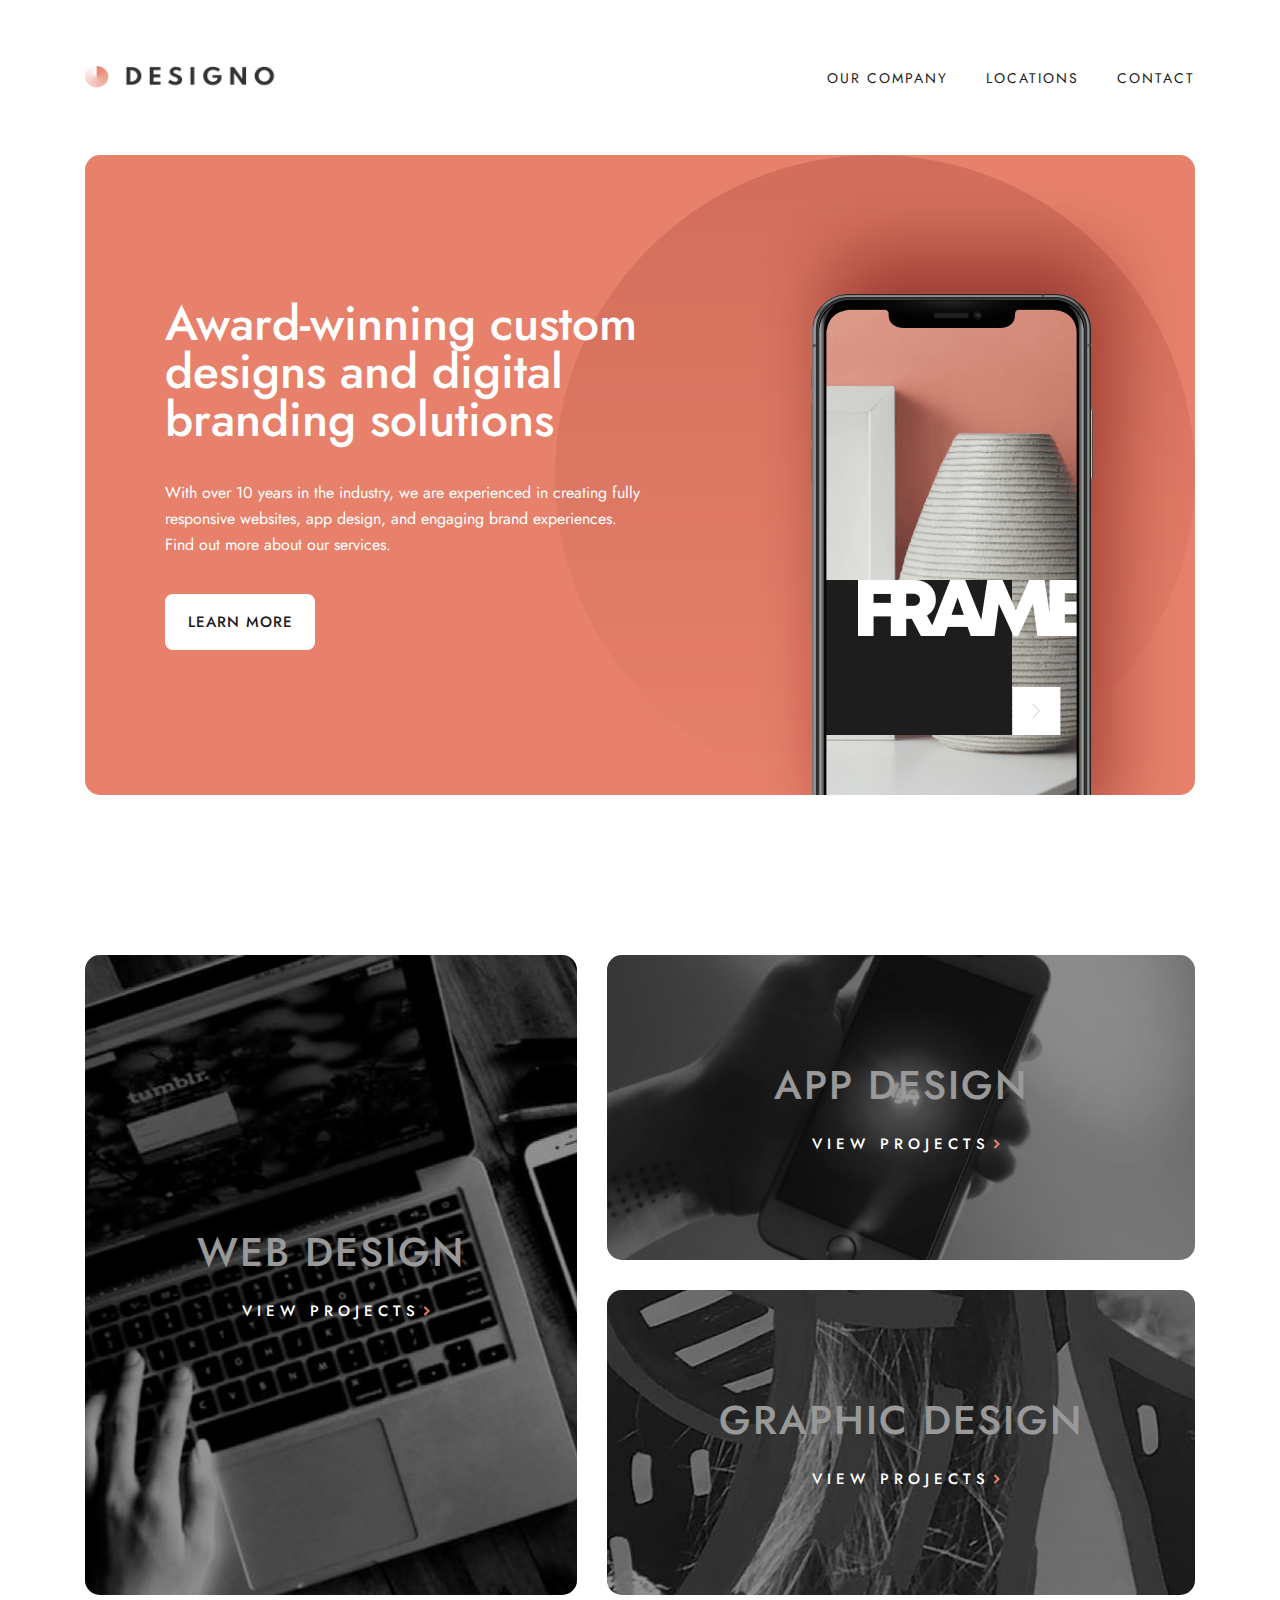
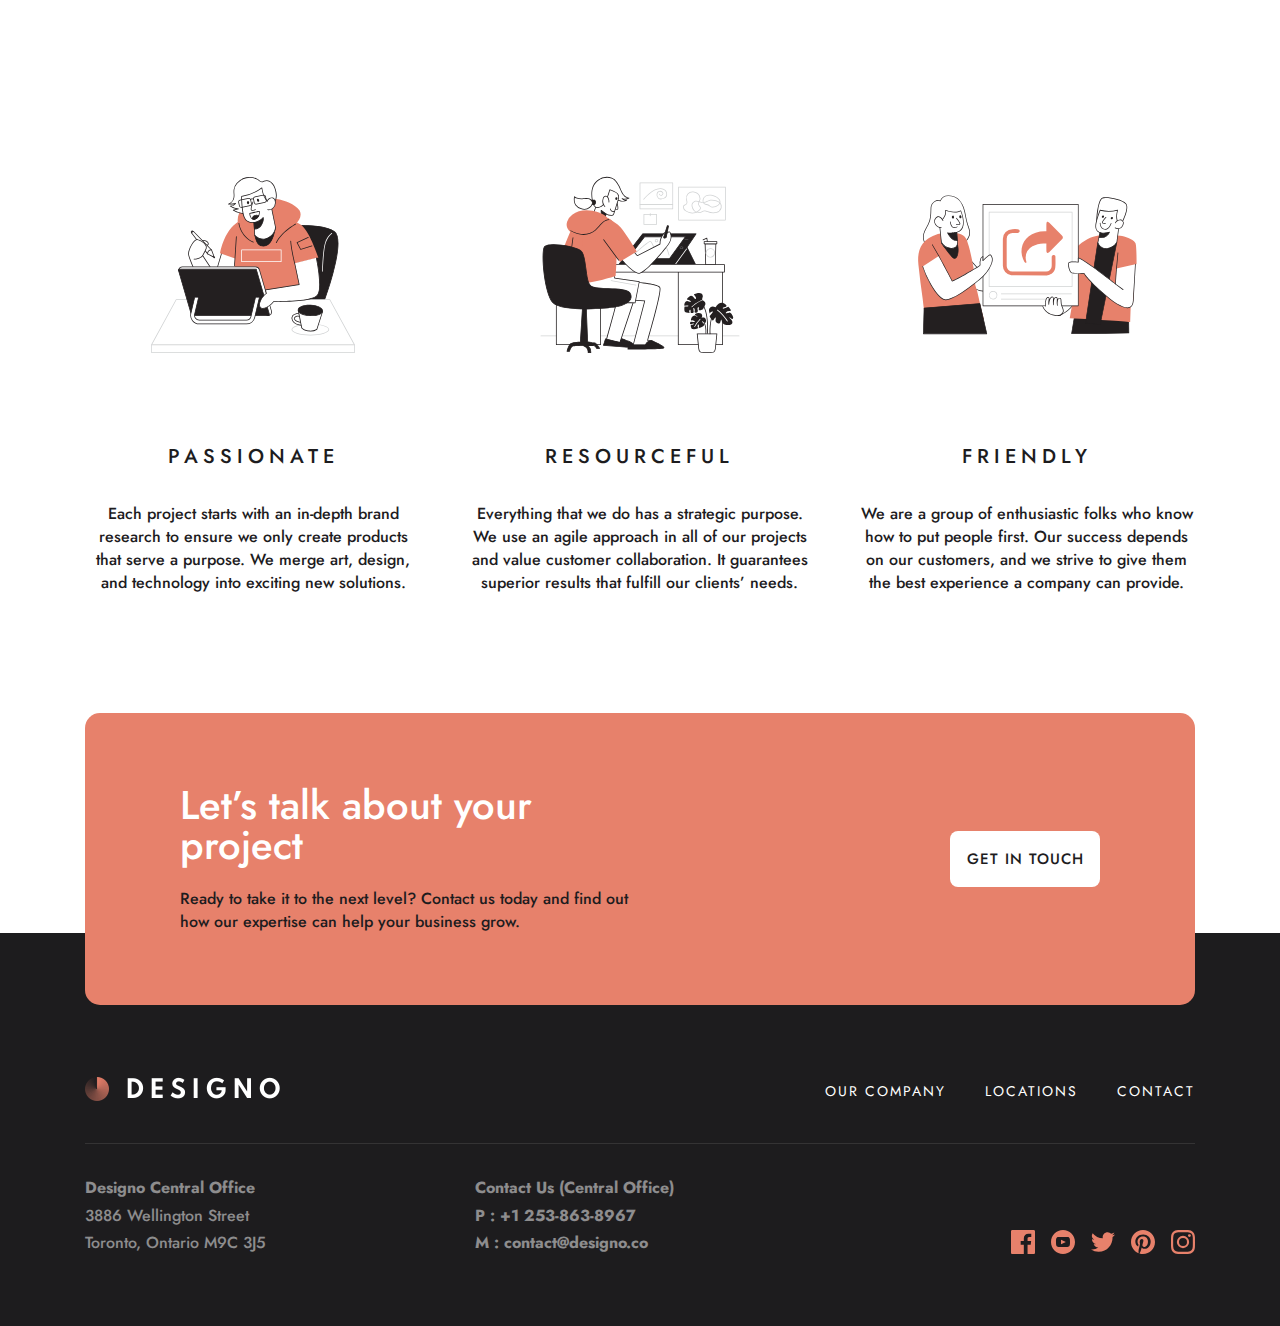
<file: index.html>
<!DOCTYPE html>
<html lang="en">
<head>
    <meta charset="UTF-8">
    <meta name="viewport" content="width=device-width, initial-scale=1.0">
    <link rel="stylesheet" href="./2-Styles/style.css">
    <title>Document</title>
</head>
<body>
    <header>
        <nav>
            <a href="./index.html">
                <img src="assets/logo/logo-dark.png" alt="logo">
            </a>
            <ul class="nav-list">
                <li class="nav-list-item">
                    <a class="nav-link" href="./3-Pages/company.html">OUR COMPANY</a>
                </li class="nav-list-item">
                <li>
                    <a class="nav-link" href="./3-Pages/locations.html">LOCATIONS</a>
                </li>
                <li class="nav-list-item">
                    <a class="nav-link" href="./3-Pages/contact.html">CONTACT</a>
                </li>
            </ul>
            <div class="menu-btn">
                <div class="menu-btn__burger"></div>
            </div>
            <div class="mobile-nav-block">
                <ul class="mobile-nav-list">
                    <li class="mobile-nav-list-item">
                        <a class="nav-link-mobile" href="./3-Pages/company.html">OUR COMPANY</a>
                    </li class="mobile-nav-list-item">
                    <li>
                        <a class="nav-link-mobile" href="./3-Pages/locations.html">LOCATIONS</a>
                    </li>
                    <li class="mobile-nav-list-item">
                        <a class="nav-link-mobile" href="./3-Pages/contact.html">CONTACT</a>
                    </li>
                </ul>
            </div>
        </nav>
    </header>
    <main>
        <div class="main-container">
            <!--Hero theme start----------------------------------------------------->
            <div class="hero-home">
                <div class="hero-home-text">
                    <div class="hero-home-text-wrap">
                        <h1>
                            Award-winning custom designs and digital branding solutions
                        </h1>
                        <h3>
                            With over 10 years in the industry, we are experienced in creating fully responsive websites, app design, and engaging brand experiences. Find out more about our services.
                        </h3>
                        <a href="./3-Pages/app-design.html" class="button">LEARN MORE</a>
                    </div>
                </div>
                <div class="hero-image-container">
                    <img src="./assets/home/desktop/image-hero-phone.png" alt="">
                </div>
            </div>
            <!--Hero theme end-------------------------------------------->
            
            <!--View Design start-------------------------------------------->
            <div class="view-design">
                <a class="design web-design" href="./3-Pages/web-design.html">
                    <div >
                        <div class="design-text">
                            <h2>WEB DESIGN</h2>
                            <h4>VIEW PROJECTS</h4>
                        </div>
                    </div>
                </a>
                <a class="design app-design" href="./3-Pages/app-design.html">
                    <div >
                        <div class="design-text">
                            <h2>APP DESIGN</h2>
                            <h4>VIEW PROJECTS</h4>
                        </div>
                    </div>
                </a>
                <a class="design graphic-design" href="./3-Pages/graphic-design.html">
                    <div >
                        <div class="design-text">
                            <h2 >GRAPHIC DESIGN</h2>
                            <h4>VIEW PROJECTS</h4>
                        </div>
                    </div>
                </a>
               
                
                
            </div>
            <!--View Design End-------------------------------------------->
        
            <!--Features Start ----------------------------------------------------------->
            <div class="feature-container">
                <div class="feature passionate">
                    <img src="./assets/home/desktop/illustration-passionate.svg" alt="">
                    <div class="feature-text">
                        <h4>PASSIONATE</h4>
                        <p>
                            Each project starts with an in-depth brand research to ensure we only create products that serve a purpose. We merge art, design, and technology into exciting new solutions.
                        </p>
                    </div>
                </div>
                <div class="feature resourceful">
                    <img src="./assets/home/desktop/illustration-resourceful.svg" alt="">
                    <div class="feature-text">
                        <h4>RESOURCEFUL</h4>
                        <p>Everything that we do has a strategic purpose. We use an agile approach in all of our projects and value customer collaboration. It guarantees superior results that fulfill our clients’ needs.</p>
                    </div>
                </div>
                <div class="feature friendly">
                    <img src="./assets/home/desktop/illustration-friendly.svg" alt="">
                    <div class="feature-text">
                        <h4>FRIENDLY</h4>
                        <p>We are a group of enthusiastic folks who know how to put people first. Our success depends on our customers, and we strive to give them the best experience a company can provide.</p>
                    </div>
                </div>
            </div>
            <!--Features End ----------------------------------------------------------->
            <!--Lets Talk------------------------------------------------------------------------>
            <div class="lets-talk">
                <div class="lets-talk-text">
                    <h1>Let’s talk about your project</h1>
                    <p>Ready to take it to the next level? Contact us today and find out how our expertise can help your business grow.</p>
                </div>
                <a href="./3-Pages/contact.html" class="button">GET IN TOUCH</a>
            </div>
            <!--End of Lets Talk------------------------------------------------------------------------>
        </div>
    </main>
    <footer>
        <div class="footer-wrap">
            <div class="footer-nav">
                <a href="/index.html">
                    <img src="/assets/shared/desktop/logo-light.png" alt="logo-light">
                </a>
                <ul class="footer-nav-list">
                    <li class="footer-nav-list-item">
                        <a href="./3-Pages/company.html" class="nav-link white">OUR COMPANY</a>
                    </li>
                    <li class="footer-nav-list-item">
                        <a href="./3-Pages/locations.html" class="nav-link white">LOCATIONS</a>
                    </li>
                    <li class="footer-nav-list-item">
                        <a href="./3-Pages/contact.html" class="nav-link white">CONTACT</a>
                    </li>
                </ul>
            </div>
            <div class="footer-details">
                <div class="footer-details-location">
                    <p class="bold opacity05 white">Designo Central Office</p>
                    <p class="opacity05 white">3886 Wellington Street</p>
                    <p class="opacity05 white">Toronto, Ontario M9C 3J5</p>
                </div>
                <div class="footer-details-contact">
                    <p class="bold opacity05 white">Contact Us (Central Office)</p>
                    <p class="bold opacity05 white">P : +1 253-863-8967</p>
                    <p class="bold opacity05 white">M : contact@designo.co</p>
                </div>
                <div class="footer-details-social">
                    <span class="social-icon social-icon-facebook"></span>
                    <span class="social-icon social-icon-youtube"></span>
                    <span class="social-icon social-icon-twitter"></span>
                    <span class="social-icon social-icon-pinterest"></span>
                    <span class="social-icon social-icon-insta"></span>
                </div>
            </div>
        </div>        
    </footer>
    <script type="text/javascript" src="./1-Script/app.js"></script>
</body>
</html>
</file>
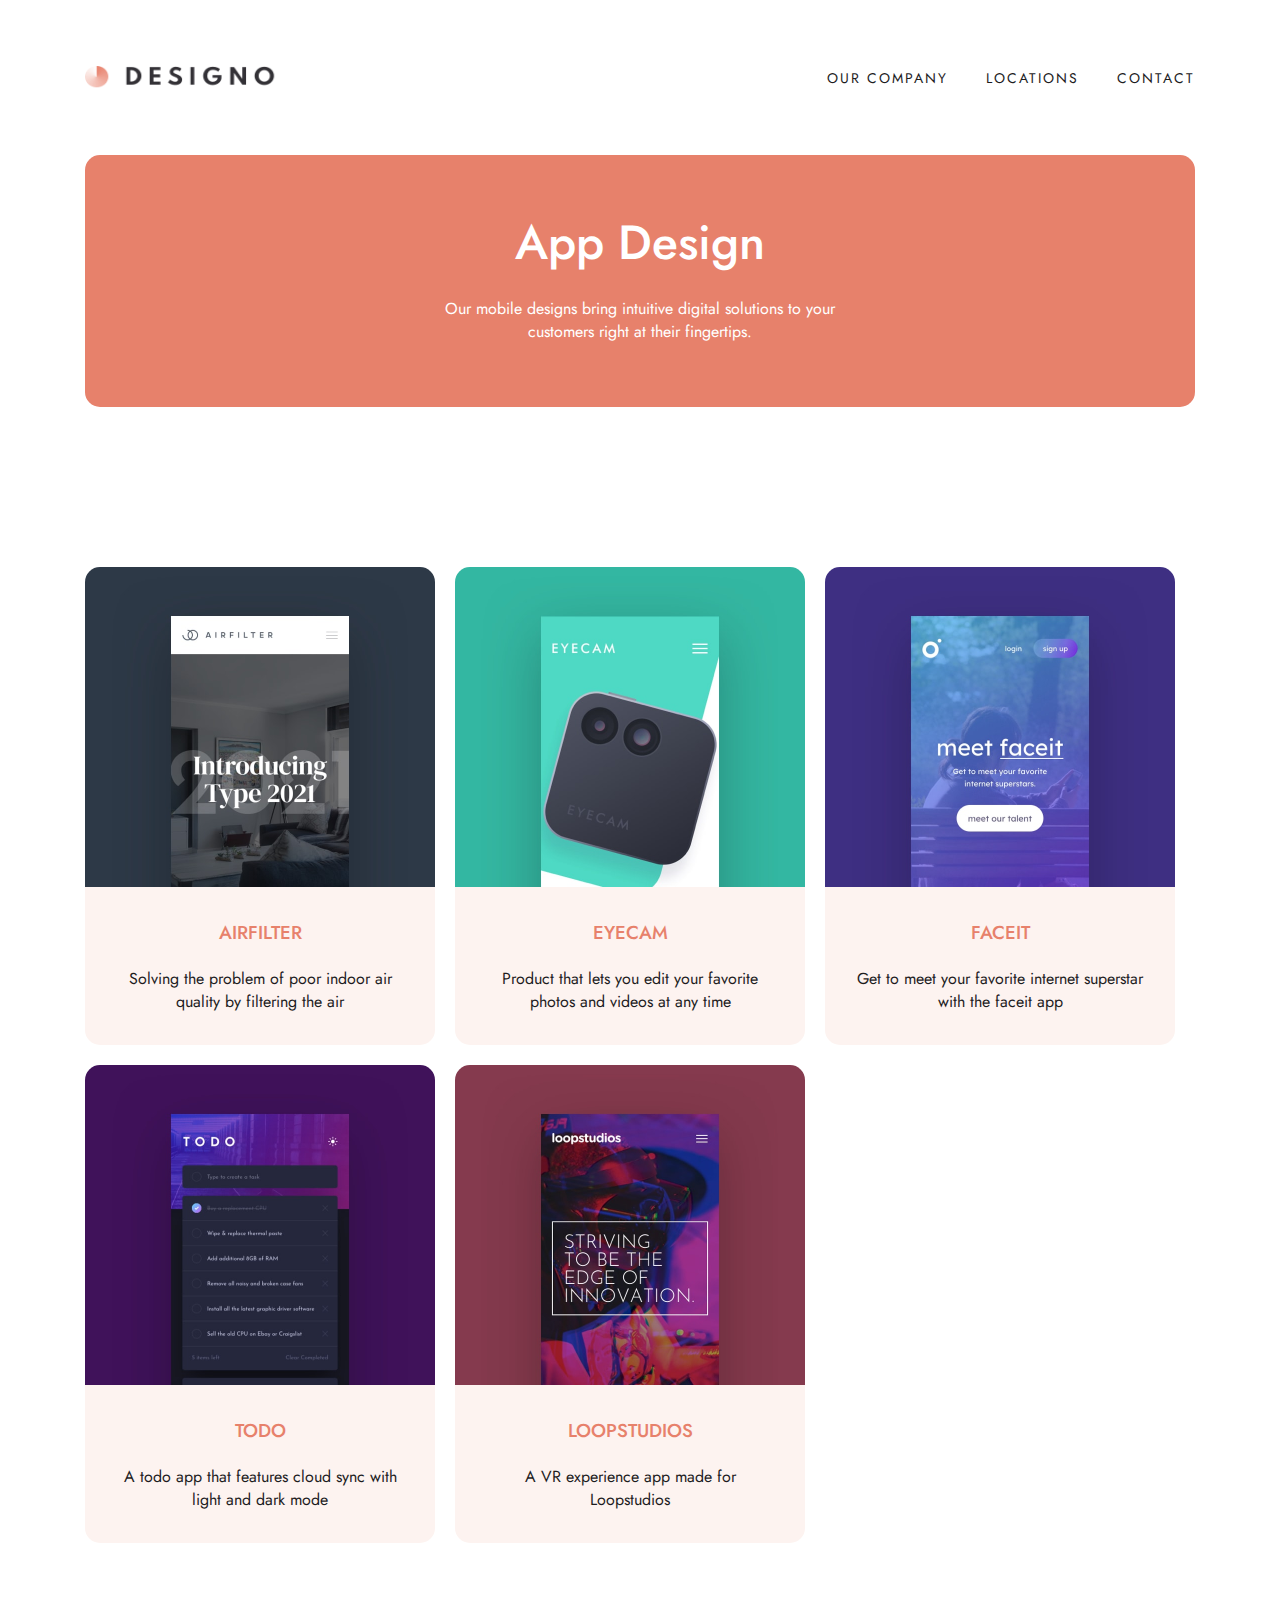
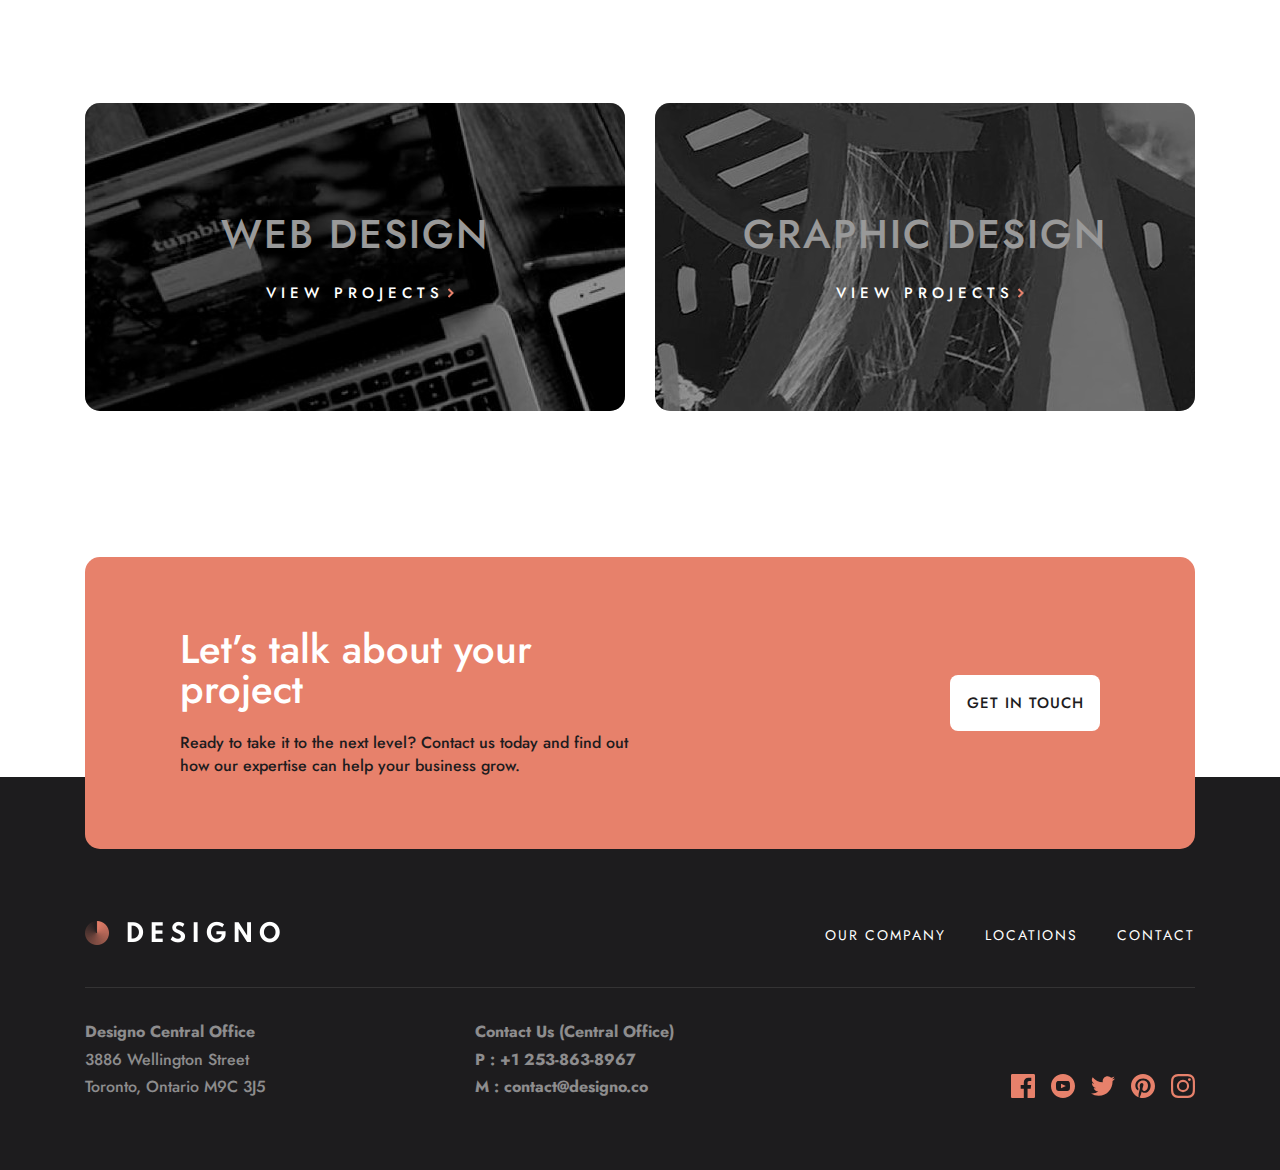
<file: 3-Pages/app-design.html>
<!DOCTYPE html>
<html lang="en">
<head>
    <meta charset="UTF-8">
    <meta name="viewport" content="width=device-width, initial-scale=1.0">
    <title>Document</title>
    <link rel="stylesheet" href="../2-Styles/style.css">
</head>
<body>
    <header>
        <nav>
            <a href="../index.html">
                <img src="../assets/logo/logo-dark.png" alt="logo">
            </a>
            <ul class="nav-list">
                <li class="nav-list-item">
                    <a class="nav-link" href="./company.html">OUR COMPANY</a>
                </li class="nav-list-item">
                <li>
                    <a class="nav-link" href="./locations.html">LOCATIONS</a>
                </li>
                <li class="nav-list-item">
                    <a class="nav-link" href="./contact.html">CONTACT</a>
                </li>
            </ul>
            <div class="menu-btn">
                <div class="menu-btn__burger"></div>
            </div>
            <div class="mobile-nav-block">
                <ul class="mobile-nav-list">
                    <li class="mobile-nav-list-item">
                        <a class="nav-link-mobile" href="./company.html">OUR COMPANY</a>
                    </li class="mobile-nav-list-item">
                    <li>
                        <a class="nav-link-mobile" href="./locations.html">LOCATIONS</a>
                    </li>
                    <li class="mobile-nav-list-item">
                        <a class="nav-link-mobile" href="./contact.html">CONTACT</a>
                    </li>
                </ul>
            </div>
        </nav>
    </header>
    <main>
        <div class="main-container">
            <div class="design-banner">
                <div class="design-info">
                    <h1 class="white">App Design</h1>
                    <p class="white">Our mobile designs bring intuitive digital solutions
                        to your customers right at their fingertips.</p>
                
                </div>
            </div>
            <div class="design-card-container">
                <div class="design-card">
                    <img src="/assets/app-design/desktop/image-airfilter.jpg" alt="image-airfilter">
                    <div class="design-card-text">
                        <h3 class="peach">AIRFILTER</h3>
                        <p class="black">Solving the problem of poor indoor air quality by filtering the air</p>
                    </div>
                </div>

                <div class="design-card">
                    <img src="/assets/app-design/desktop/image-eyecam.jpg" alt="image-eyecam">
                    <div class="design-card-text">
                        <h3 class="peach">EYECAM</h3>
                        <p class="black">Product that lets you edit your favorite photos and videos at any time</p>
                    </div>
                </div>

                <div class="design-card">
                    <img src="/assets/app-design/desktop/image-faceit.jpg" alt="image-faceit">
                    <div class="design-card-text">
                        <h3 class="peach">FACEIT</h3>
                        <p class="black">Get to meet your favorite internet superstar with the faceit app</p>
                    </div>
                </div>

                <div class="design-card">
                    <img src="/assets/app-design/desktop/image-todo.jpg" alt="image-todo">
                    <div class="design-card-text">
                        <h3 class="peach">TODO</h3>
                        <p class="black">A todo app that features cloud sync with light and dark mode</p>
                    </div>
                </div>

                <div class="design-card design-last-card">
                    <img src="/assets/app-design/desktop/image-loopstudios.jpg" alt="image-loopstudios">
                    <div class="design-card-text">
                        <h3 class="peach">LOOPSTUDIOS</h3>
                        <p class="black">A VR experience app made for Loopstudios</p>
                    </div>
                </div>
            </div>

            <div class="view-design-wag">
                <a class="design web" href="./web-design.html">
                    <div >
                        <div class="design-text">
                            <h2>WEB DESIGN</h2>
                            <h4>VIEW PROJECTS</h4>
                        </div>
                    </div>
                </a>
                    <a class="design graphic" href="./graphic-design.html">
                        <div >
                            <div class="design-text">
                                <h2>GRAPHIC DESIGN</h2>
                                <h4>VIEW PROJECTS</h4>
                            </div>
                        </div>
                    </a>
            </div>
            <div class="lets-talk">
                <div class="lets-talk-text">
                    <h1>Let’s talk about your project</h1>
                    <p>Ready to take it to the next level? Contact us today and find out how our expertise can help your business grow.</p>
                </div>
                <a href="./contact.html" class="button">GET IN TOUCH</a>
            </div>
        </div>
    </main>
    <footer>
        <div class="footer-wrap">
            <div class="footer-nav">
                <a href="/index.html">
                    <img src="/assets/shared/desktop/logo-light.png" alt="logo-light">
                </a>
                <ul class="footer-nav-list">
                    <li class="footer-nav-list-item">
                        <a href="./company.html" class="nav-link white">OUR COMPANY</a>
                    </li>
                    <li class="footer-nav-list-item">
                        <a href="./locations.html" class="nav-link white">LOCATIONS</a>
                    </li>
                    <li class="footer-nav-list-item">
                        <a href="./contact.html" class="nav-link white">CONTACT</a>
                    </li>
                </ul>
            </div>
            <div class="footer-details">
                <div class="footer-details-location">
                    <p class="bold opacity05 white">Designo Central Office</p>
                    <p class="opacity05 white">3886 Wellington Street</p>
                    <p class="opacity05 white">Toronto, Ontario M9C 3J5</p>
                </div>
                <div class="footer-details-contact">
                    <p class="bold opacity05 white">Contact Us (Central Office)</p>
                    <p class="bold opacity05 white">P : +1 253-863-8967</p>
                    <p class="bold opacity05 white">M : contact@designo.co</p>
                </div>
                <div class="footer-details-social">
                    <span class="social-icon social-icon-facebook"></span>
                    <span class="social-icon social-icon-youtube"></span>
                    <span class="social-icon social-icon-twitter"></span>
                    <span class="social-icon social-icon-pinterest"></span>
                    <span class="social-icon social-icon-insta"></span>
                </div>
            </div>
        </div>        
    </footer>
    <script src="../1-Script/app.js"></script>
</body>
</html>
</file>
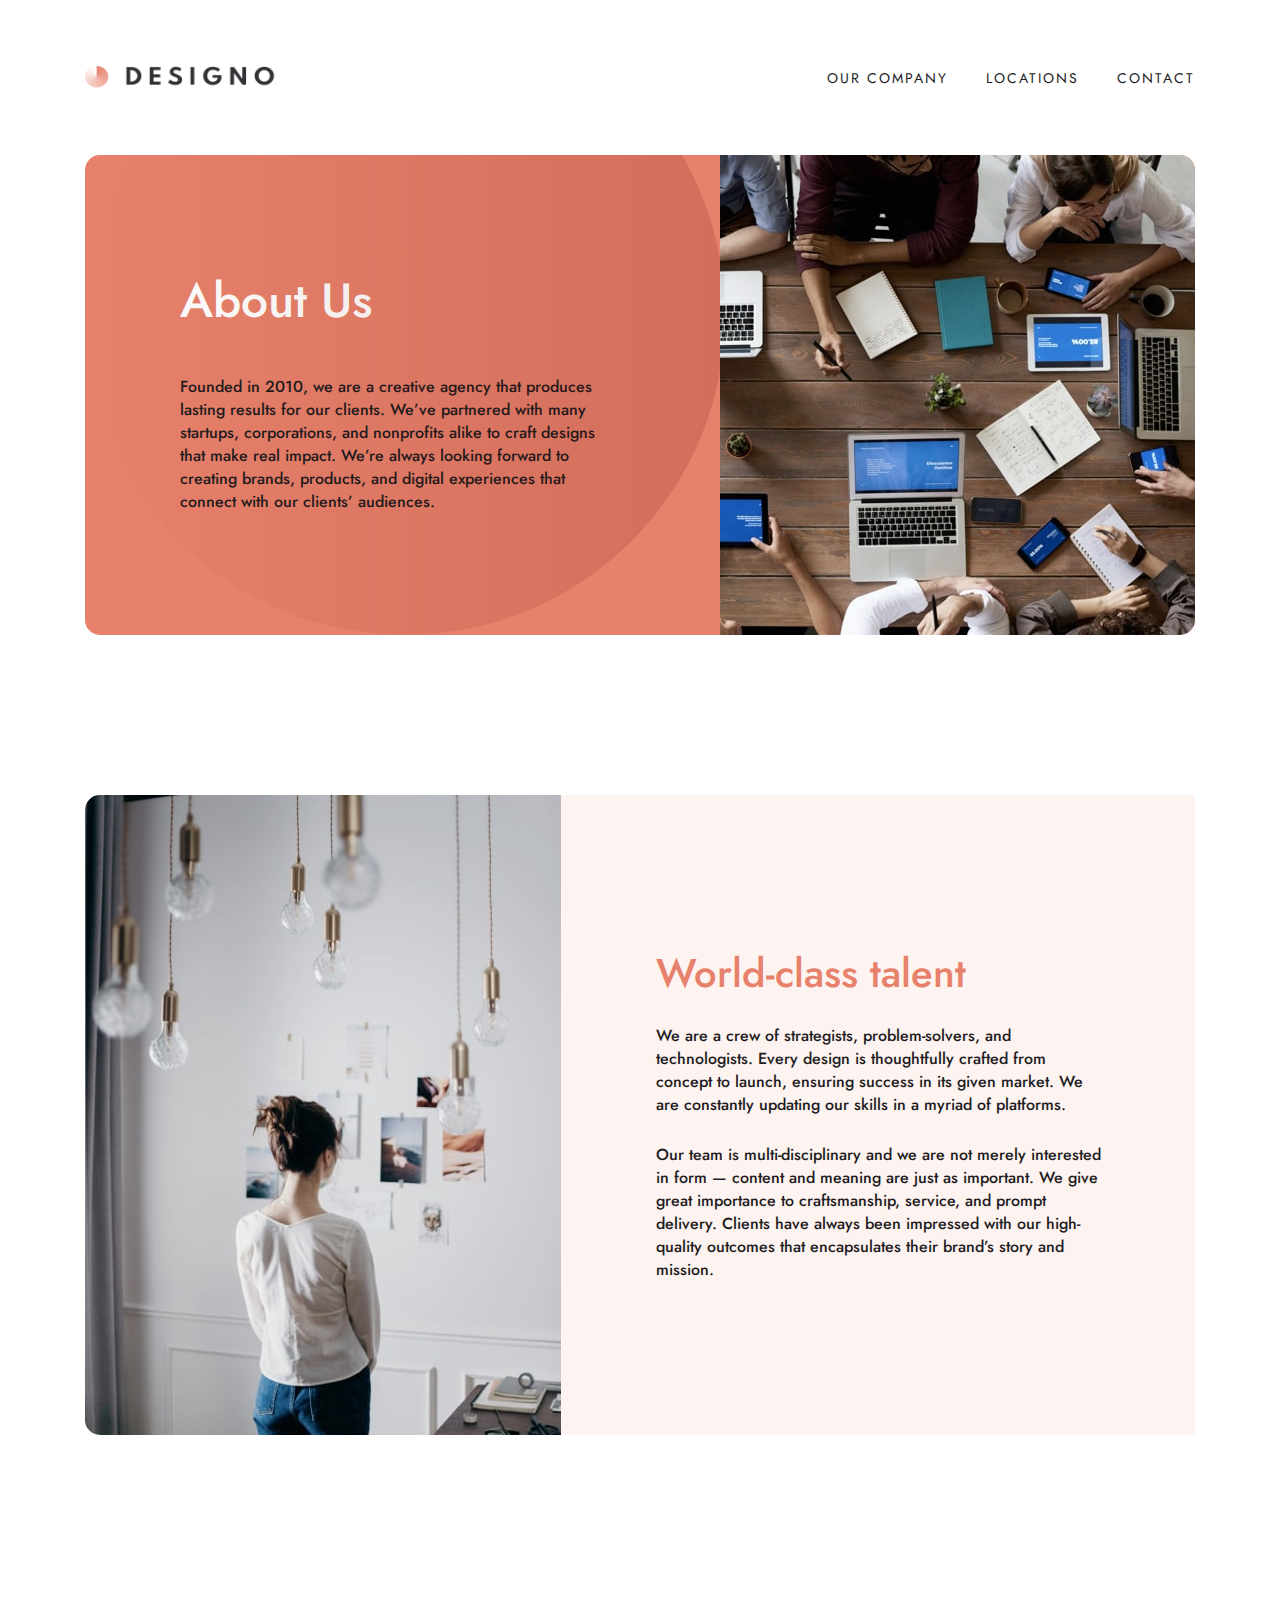
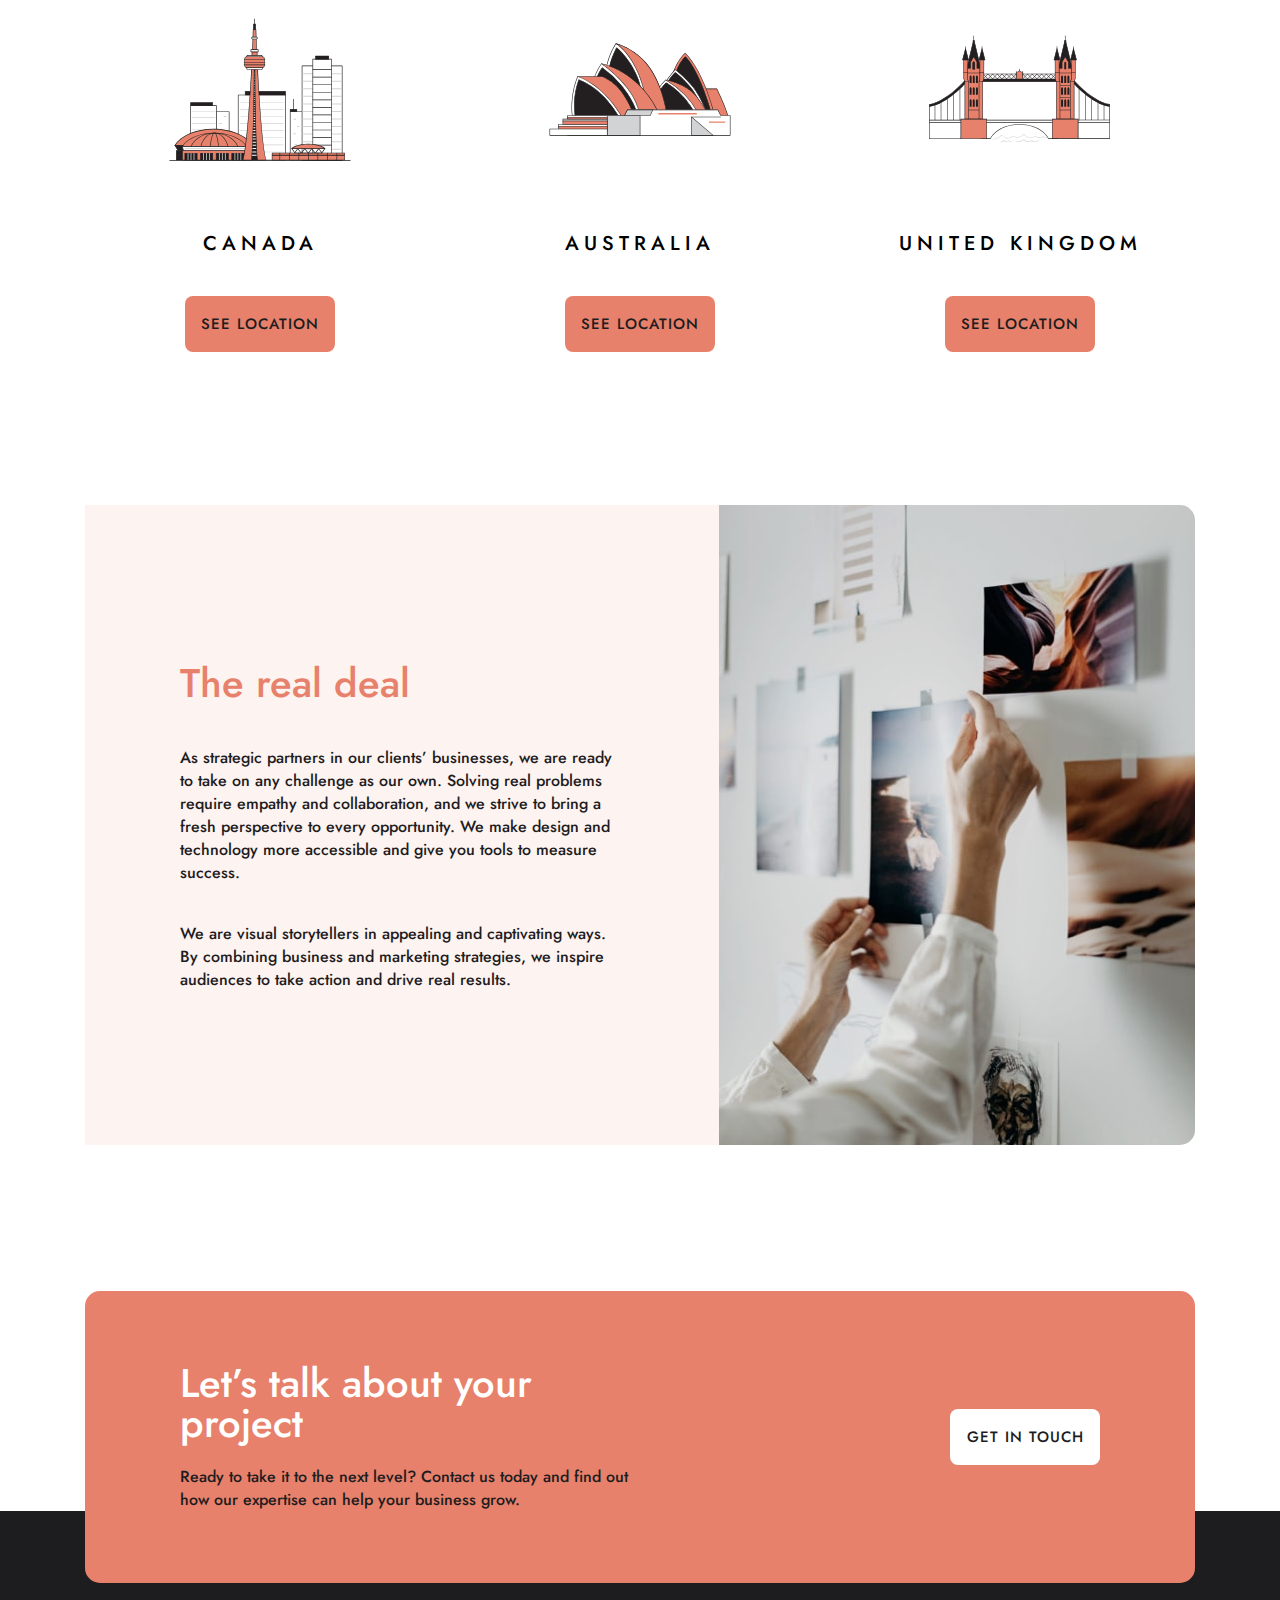
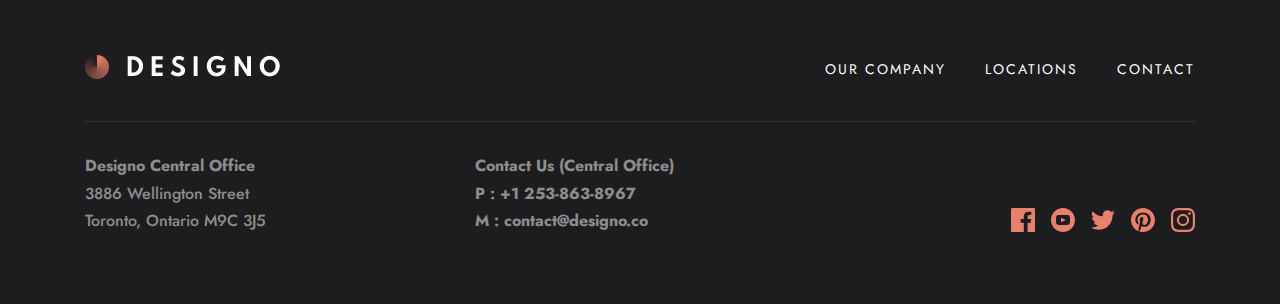
<file: 3-Pages/company.html>
<!DOCTYPE html>
<html lang="en">
<head>
    <meta charset="UTF-8">
    <meta name="viewport" content="width=device-width, initial-scale=1.0">
    <title>Document</title>
    <link rel="stylesheet" href="../2-Styles/style.css">
</head>
<body>
    <header>
        <nav>
            <a href="../index.html">
                <img src="../assets/logo/logo-dark.png" alt="logo">
            </a>
            <ul class="nav-list">
                <li class="nav-list-item">
                    <a class="nav-link" href="">OUR COMPANY</a>
                </li class="nav-list-item">
                <li>
                    <a class="nav-link" href="./locations.html">LOCATIONS</a>
                </li>
                <li class="nav-list-item">
                    <a class="nav-link" href="./contact.html">CONTACT</a>
                </li>
            </ul>
            <div class="menu-btn">
                <div class="menu-btn__burger"></div>
            </div>
            <div class="mobile-nav-block">
                <ul class="mobile-nav-list">
                    <li class="mobile-nav-list-item">
                        <a class="nav-link-mobile" href="">OUR COMPANY</a>
                    </li class="mobile-nav-list-item">
                    <li>
                        <a class="nav-link-mobile" href="./locations.html">LOCATIONS</a>
                    </li>
                    <li class="mobile-nav-list-item">
                        <a class="nav-link-mobile" href="./contact.html">CONTACT</a>
                    </li>
                </ul>
            </div>
        </nav>
    </header>

    <main>
        <div class="main-container">
            <!--Abaout us -->
            <div class="about-us">
                <div class="about-us-text">
                    <div class="about-us-text-wrap">
                        <h1>About Us</h1>
                    <p>
                        Founded in 2010, we are a creative agency that produces lasting results
                        for our clients. We’ve partnered with many startups, corporations, and 
                        nonprofits alike to craft designs that make real impact. We’re always looking 
                        forward to creating brands, products, and digital experiences that connect 
                        with our clients’ audiences. 
                    </p>
                    </div>
                </div>
                <div class="about-us-image">

                </div>
            </div>
            <!--End of about us-->
            <!--Talent-->
            <div class="talent world-talent">
                <div class="talent-image world-talent-image">
                    <!--BG Image here-->
                </div>
                <div class="talent-text">
                    <div class="talent-text-wrap">
                        <h2>World-class talent</h2>
                        <p>
                            We are a crew of strategists, problem-solvers, and technologists. Every design is thoughtfully crafted from concept to launch, ensuring success in its given market. We are constantly updating our skills in a myriad of platforms.
                        </p>
                        <p>
                            Our team is multi-disciplinary and we are not merely interested in form — content and meaning are just as important. We give great importance to craftsmanship, service, and prompt delivery. Clients have always been impressed with our high-quality outcomes that encapsulates their brand’s story and mission.
                        </p>
                    </div>
                </div>
            </div>
            <!--End of talent-->
            <!--Location-->
            <div class="about-locations">
                <div class="about-location">
                    <img src="../assets/shared/desktop/illustration-canada.svg" alt="illustration-canada">
                    <h3>CANADA</h3>
                    <a href="./locations.html" class="button">SEE LOCATION</a>
                </div>
                <div class="about-location">
                    <img src="../assets/shared/desktop/illustration-australia.svg" alt="illustration-australia">
                    <h3>AUSTRALIA</h3>
                    <a href="./locations.html" class="button">SEE LOCATION</a>
                </div>
                <div class="about-location">
                    <img src="../assets/shared/desktop/illustration-united-kingdom.svg" alt="illustration-united-kingdom">
                    <h3>UNITED KINGDOM</h3>
                    <a href="./locations.html" class="button">SEE LOCATION</a>
                </div>
            </div>
            <!--End of loaction-->
            <!--Real talent-->
            <div class="talent real-talent">
                <div class="talent-text">
                    <div class="talent-text-wrap">
                        <h2>The real deal</h2>
                        <p>
                            As strategic partners in our clients’ businesses, we are ready to take on any challenge as our own. Solving real problems require empathy and collaboration, and we strive to bring a fresh perspective to every opportunity. We make design and technology more accessible and give you tools to measure success.
                        </p>
                        <p>
                            We are visual storytellers in appealing and captivating ways. By combining business and marketing strategies, we inspire audiences to take action and drive real results.
                        </p>
                    </div>
                </div>
                <div class="talent-image real-talent-image">
                    <!--BG Image here-->
                </div>
            </div>
            <!--End of Real talent-->
            <!--Lets Talk------------------------------------------------------------------------>
            <div class="lets-talk">
                <div class="lets-talk-text">
                    <h1>Let’s talk about your project</h1>
                    <p>Ready to take it to the next level? Contact us today and find out how our expertise can help your business grow.</p>
                </div>
                <a href="./contact.html" class="button">GET IN TOUCH</a>
            </div>
            <!--End of Lets Talk------------------------------------------------------------------------>
        </div>
    </main>
    <footer>
        <div class="footer-wrap">
            <div class="footer-nav">
                <a href="/index.html">
                    <img src="/assets/shared/desktop/logo-light.png" alt="logo-light">
                </a>
                <ul class="footer-nav-list">
                    <li class="footer-nav-list-item">
                        <a href="" class="nav-link white">OUR COMPANY</a>
                    </li>
                    <li class="footer-nav-list-item">
                        <a href="./locations.html" class="nav-link white">LOCATIONS</a>
                    </li>
                    <li class="footer-nav-list-item">
                        <a href="./contact.html" class="nav-link white">CONTACT</a>
                    </li>
                </ul>
            </div>
            <div class="footer-details">
                <div class="footer-details-location">
                    <p class="bold opacity05 white">Designo Central Office</p>
                    <p class="opacity05 white">3886 Wellington Street</p>
                    <p class="opacity05 white">Toronto, Ontario M9C 3J5</p>
                </div>
                <div class="footer-details-contact">
                    <p class="bold opacity05 white">Contact Us (Central Office)</p>
                    <p class="bold opacity05 white">P : +1 253-863-8967</p>
                    <p class="bold opacity05 white">M : contact@designo.co</p>
                </div>
                <div class="footer-details-social">
                    <span class="social-icon social-icon-facebook"></span>
                    <span class="social-icon social-icon-youtube"></span>
                    <span class="social-icon social-icon-twitter"></span>
                    <span class="social-icon social-icon-pinterest"></span>
                    <span class="social-icon social-icon-insta"></span>
                </div>
            </div>
        </div>        
    </footer>
    <script src="../1-Script/app.js" type="text/javascript"></script>
</body>
</html>
</file>
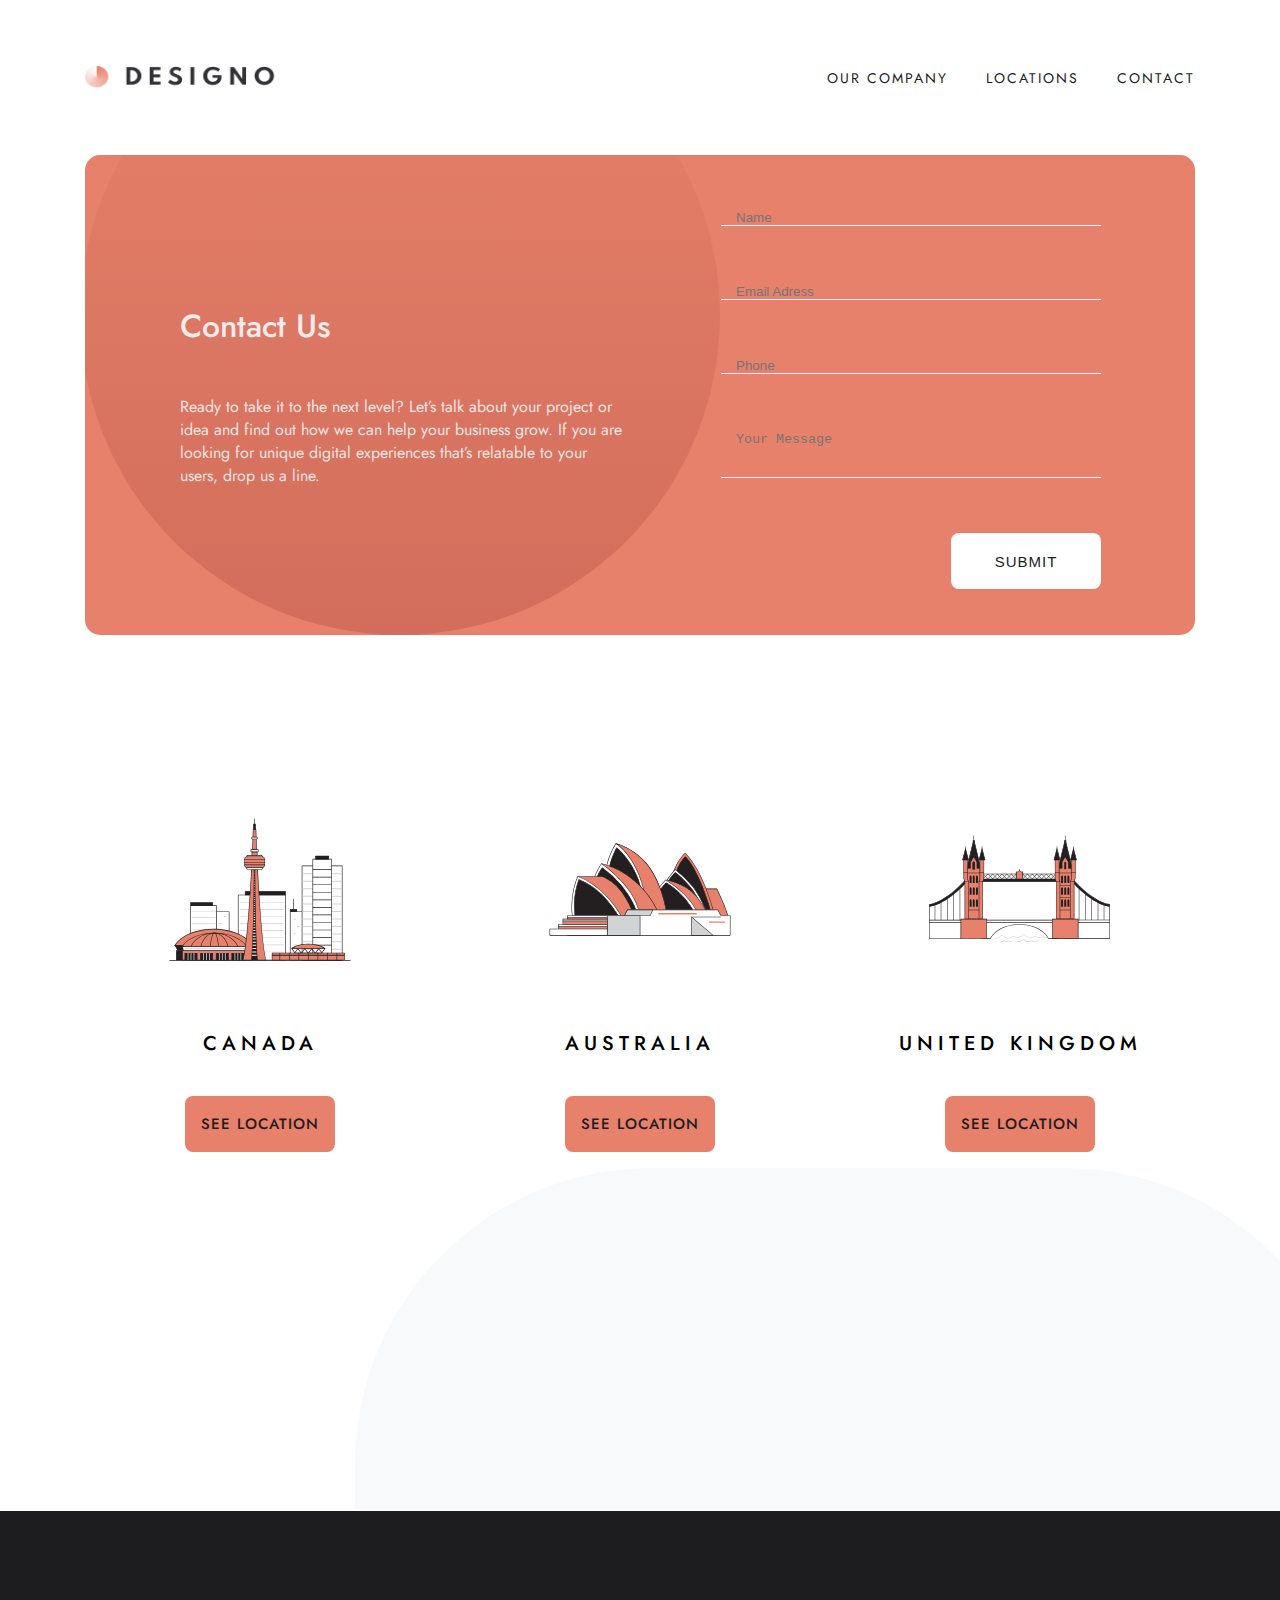
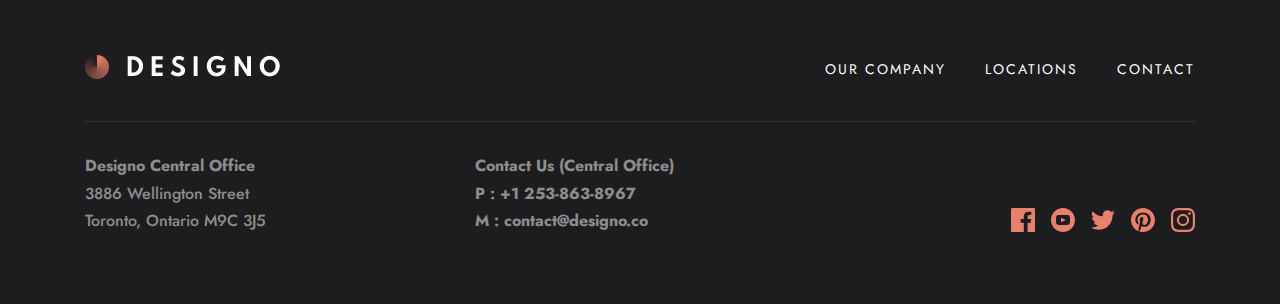
<file: 3-Pages/contact.html>
<!DOCTYPE html>
<html lang="en">
<head>
    <meta charset="UTF-8">
    <meta name="viewport" content="width=device-width, initial-scale=1.0">
    <title>Document</title>
    <link rel="stylesheet" href="../2-Styles/style.css">
</head>
<body>
    <header>
        <nav>
            <a href="../index.html">
                <img src="../assets/logo/logo-dark.png" alt="logo">
            </a>
            <ul class="nav-list">
                <li class="nav-list-item">
                    <a class="nav-link" href="./company.html">OUR COMPANY</a>
                </li class="nav-list-item">
                <li>
                    <a class="nav-link" href="./locations.html">LOCATIONS</a>
                </li>
                <li class="nav-list-item">
                    <a class="nav-link" href="">CONTACT</a>
                </li>
            </ul>
            <div class="menu-btn">
                <div class="menu-btn__burger"></div>
            </div>
            <div class="mobile-nav-block">
                <ul class="mobile-nav-list">
                    <li class="mobile-nav-list-item">
                        <a class="nav-link-mobile" href="./company.html">OUR COMPANY</a>
                    </li class="mobile-nav-list-item">
                    <li>
                        <a class="nav-link-mobile" href="./locations.html">LOCATIONS</a>
                    </li>
                    <li class="mobile-nav-list-item">
                        <a class="nav-link-mobile" href="">CONTACT</a>
                    </li>
                </ul>
            </div>
        </nav>
    </header>
    <main>
        <div class="main-container contact-leaf">
            <div class="contact-us">
                <div class="contact-us-text">
                    <div class="contact-us-text-wrap">
                        <h1>Contact Us</h1>
                        <p>Ready to take it to the next level? Let’s talk about your project or idea and find out how we can help your business grow. If you are looking for unique digital experiences that’s relatable to your users, drop us a line.</p>
                    </div>
                </div>
                <div class="contact-us-form">
                    <form action="contact.html" id="contact-form">
                        <div class="form-item">
                            <label for="name"></label>
                            <input type="text" id="name" placeholder="Name">
                            <p class="italic">Can't be empty</p>
                        </div>

                        <div class="form-item">
                            <label for="email"></label>
                            <input type="email" id="email" placeholder="Email Adress">
                            <p class="italic">Email invalid</p>
                        </div>

                        <div class="form-item">
                            <label for="Phone"></label>
                            <input type="text" id="phone" placeholder="Phone">
                            <p class="italic">Can't be empty</p>
                        </div>

                        <div class="form-item">
                            <label for="textarea"></label>
                            <textarea placeholder="Your Message" name="Message" id="message" cols="3" rows="3"></textarea>
                            <p class="italic">Can't be empty</p>
                        </div>
                        <button class="button light-button" id="submit" type="submit" form="contact-form">SUBMIT</button>
                    </form>
                </div>
            </div>
             <!--Location-->
             <div class="about-locations">
                <div class="about-location">
                    <img src="../assets/shared/desktop/illustration-canada.svg" alt="illustration-canada">
                    <h3>CANADA</h3>
                    <a href="./locations.html" class="button">SEE LOCATION</a>
                </div>
                <div class="about-location">
                    <img src="../assets/shared/desktop/illustration-australia.svg" alt="illustration-australia">
                    <h3>AUSTRALIA</h3>
                    <a href="./locations.html" class="button">SEE LOCATION</a>
                </div>
                <div class="about-location">
                    <img src="../assets/shared/desktop/illustration-united-kingdom.svg" alt="illustration-united-kingdom">
                    <h3>UNITED KINGDOM</h3>
                    <a href="./locations.html" class="button">SEE LOCATION</a>
                </div>
            </div>
            <!--End of loaction-->
    </main>
    <footer>
        <div class="footer-wrap">
            <div class="footer-nav">
                <a href="/index.html">
                    <img src="/assets/shared/desktop/logo-light.png" alt="logo-light">
                </a>
                <ul class="footer-nav-list">
                    <li class="footer-nav-list-item">
                        <a href="./company.html" class="nav-link white">OUR COMPANY</a>
                    </li>
                    <li class="footer-nav-list-item">
                        <a href="./locations.html" class="nav-link white">LOCATIONS</a>
                    </li>
                    <li class="footer-nav-list-item">
                        <a href="" class="nav-link white">CONTACT</a>
                    </li>
                </ul>
            </div>
            <div class="footer-details">
                <div class="footer-details-location">
                    <p class="bold opacity05 white">Designo Central Office</p>
                    <p class="opacity05 white">3886 Wellington Street</p>
                    <p class="opacity05 white">Toronto, Ontario M9C 3J5</p>
                </div>
                <div class="footer-details-contact">
                    <p class="bold opacity05 white">Contact Us (Central Office)</p>
                    <p class="bold opacity05 white">P : +1 253-863-8967</p>
                    <p class="bold opacity05 white">M : contact@designo.co</p>
                </div>
                <div class="footer-details-social">
                    <span class="social-icon social-icon-facebook"></span>
                    <span class="social-icon social-icon-youtube"></span>
                    <span class="social-icon social-icon-twitter"></span>
                    <span class="social-icon social-icon-pinterest"></span>
                    <span class="social-icon social-icon-insta"></span>
                </div>
            </div>
        </div>        
    </footer>
    <script src="../1-Script/app.js"></script>
</body>
</html>
</file>
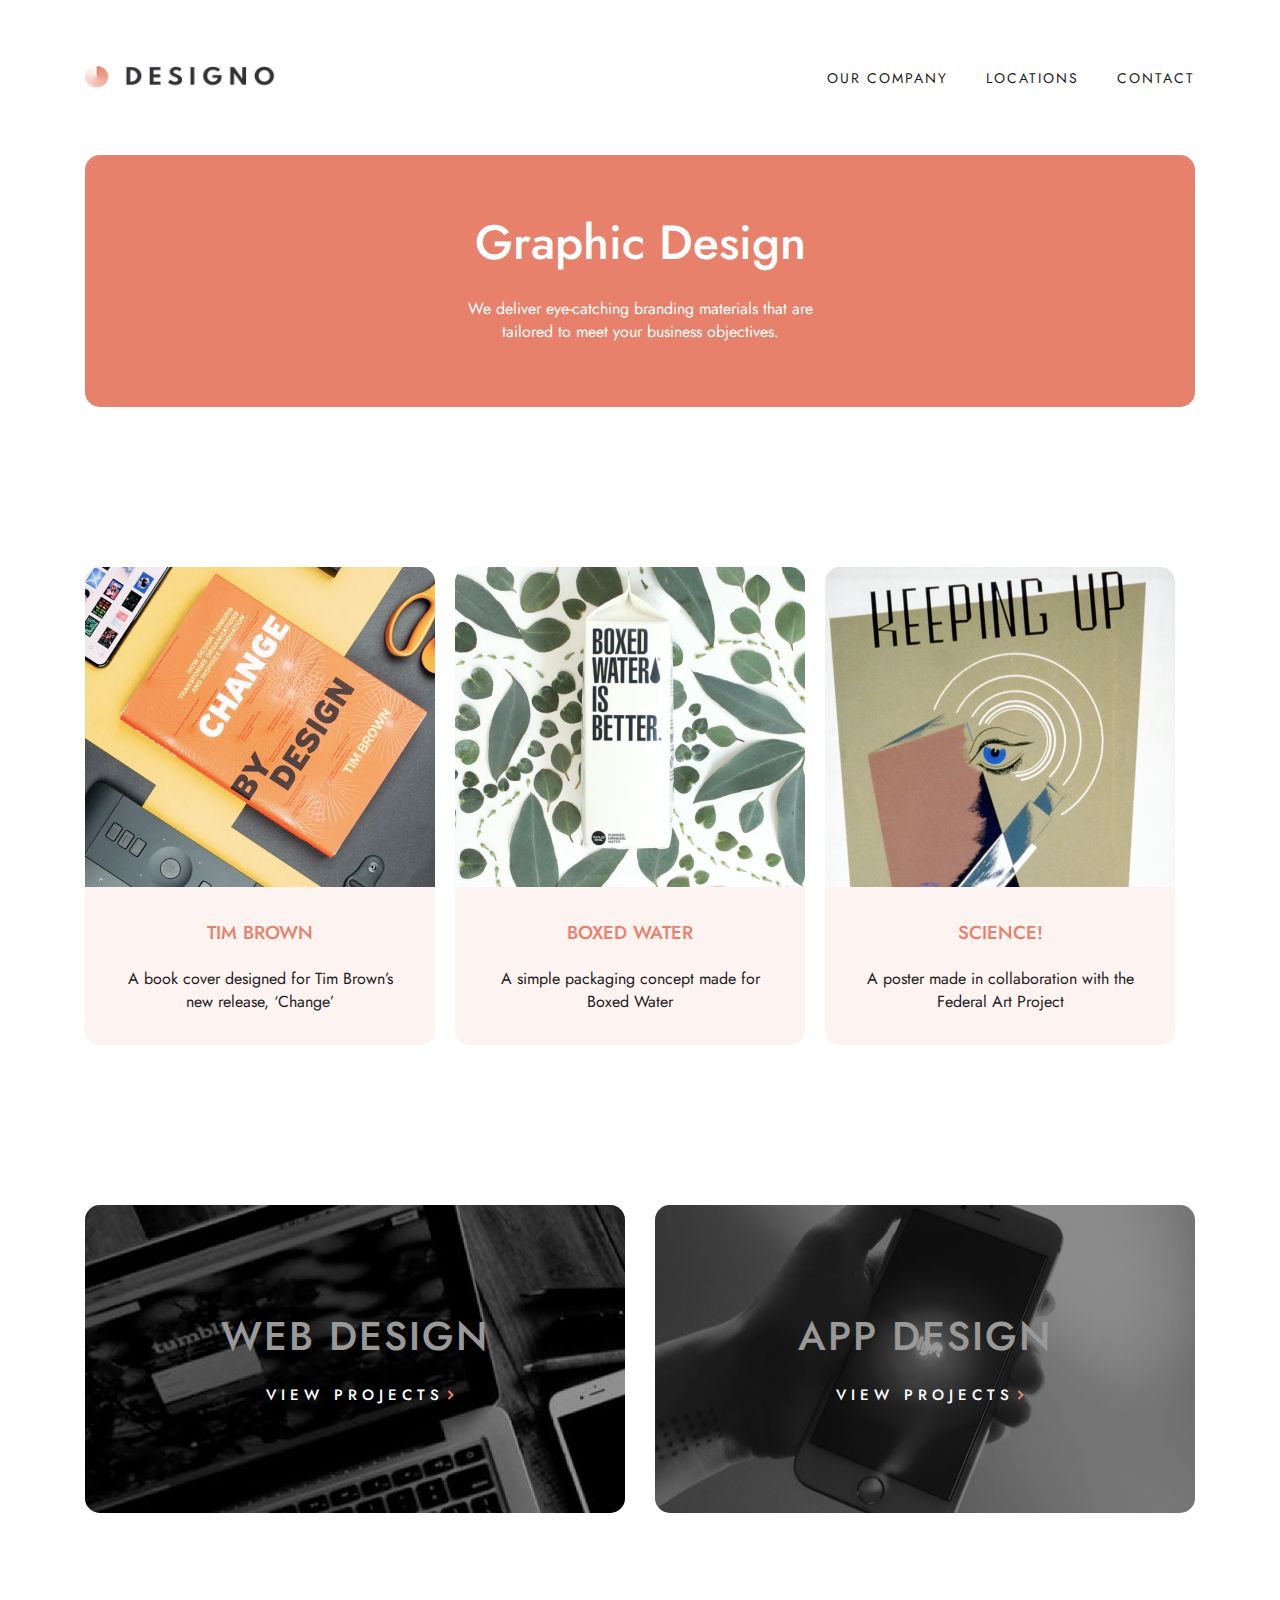
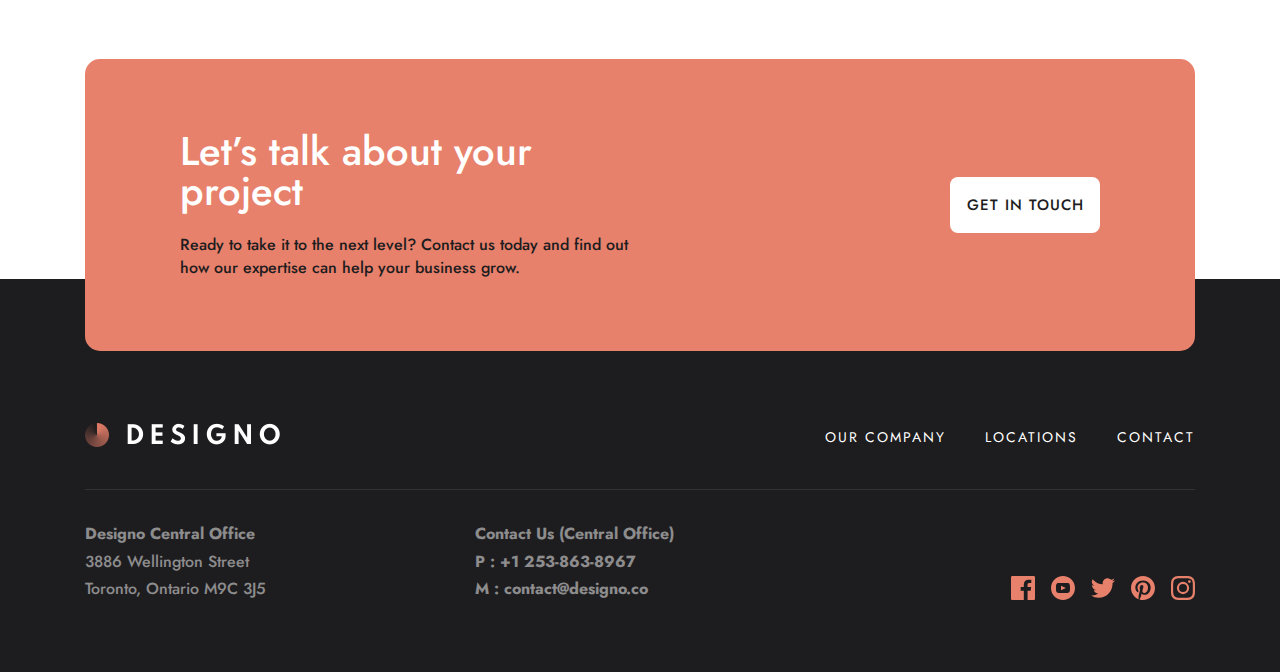
<file: 3-Pages/graphic-design.html>
<!DOCTYPE html>
<html lang="en">
<head>
    <meta charset="UTF-8">
    <meta name="viewport" content="width=device-width, initial-scale=1.0">
    <title>Document</title>
    <link rel="stylesheet" href="../2-Styles/style.css">
</head>
<body>
    <header>
        <nav>
            <a href="../index.html">
                <img src="../assets/logo/logo-dark.png" alt="logo">
            </a>
            <ul class="nav-list">
                <li class="nav-list-item">
                    <a class="nav-link" href="./company.html">OUR COMPANY</a>
                </li class="nav-list-item">
                <li>
                    <a class="nav-link" href="./locations.html">LOCATIONS</a>
                </li>
                <li class="nav-list-item">
                    <a class="nav-link" href="./contact.html">CONTACT</a>
                </li>
            </ul>
            <div class="menu-btn">
                <div class="menu-btn__burger"></div>
            </div>
            <div class="mobile-nav-block">
                <ul class="mobile-nav-list">
                    <li class="mobile-nav-list-item">
                        <a class="nav-link-mobile" href="./company.html">OUR COMPANY</a>
                    </li class="mobile-nav-list-item">
                    <li>
                        <a class="nav-link-mobile" href="./locations.html">LOCATIONS</a>
                    </li>
                    <li class="mobile-nav-list-item">
                        <a class="nav-link-mobile" href="./contact.html">CONTACT</a>
                    </li>
                </ul>
            </div>
        </nav>
    </header>
    <main>
        <div class="main-container">
            <div class="design-banner">
                <div class="design-info">
                    <h1 class="white">Graphic Design</h1>
                    <p class="white">We deliver eye-catching branding materials that are 
                        tailored to meet your business objectives.
                    </p>
                </div>
            </div>
            <div class="design-card-container">
                <div class="design-card">
                    <img src="/assets/graphic-design/desktop/image-change.jpg" alt="image-change">
                    <div class="design-card-text">
                        <h3 class="peach">TIM BROWN</h3>
                        <p class="black">A book cover designed for Tim Brown’s new release, ‘Change’</p>
                    </div>
                </div>

                <div class="design-card">
                    <img src="/assets/graphic-design/desktop/image-boxed-water.jpg" alt="image-boxed-water">
                    <div class="design-card-text">
                        <h3 class="peach">BOXED WATER</h3>
                        <p class="black">A simple packaging concept made for Boxed Water</p>
                    </div>
                </div>

                <div class="design-card">
                    <img src="/assets/graphic-design/desktop/image-science.jpg" alt="image-science">
                    <div class="design-card-text">
                        <h3 class="peach">SCIENCE!</h3>
                        <p class="black">A poster made in collaboration with the Federal Art Project</p>
                    </div>
                </div>
            </div>

            <div class="view-design-wag">
                <a class="design web" href="./web-design.html">
                    <div >
                        <div class="design-text">
                            <h2>WEB DESIGN</h2>
                            <h4>VIEW PROJECTS</h4>
                        </div>
                    </div>
                </a>
                    <a class="design app" href="./app-design.html">
                        <div >
                            <div class="design-text">
                                <h2>APP DESIGN</h2>
                                <h4>VIEW PROJECTS</h4>
                            </div>
                        </div>
                    </a>
            </div>
            <div class="lets-talk">
                <div class="lets-talk-text">
                    <h1>Let’s talk about your project</h1>
                    <p>Ready to take it to the next level? Contact us today and find out how our expertise can help your business grow.</p>
                </div>
                <a href="./contact.html" class="button">GET IN TOUCH</a>
            </div>
        </div>
    </main>
    <footer>
        <div class="footer-wrap">
            <div class="footer-nav">
                <a href="/index.html">
                    <img src="/assets/shared/desktop/logo-light.png" alt="logo-light">
                </a>
                <ul class="footer-nav-list">
                    <li class="footer-nav-list-item">
                        <a href="./company.html" class="nav-link white">OUR COMPANY</a>
                    </li>
                    <li class="footer-nav-list-item">
                        <a href="./locations.html" class="nav-link white">LOCATIONS</a>
                    </li>
                    <li class="footer-nav-list-item">
                        <a href="./contact.html" class="nav-link white">CONTACT</a>
                    </li>
                </ul>
            </div>
            <div class="footer-details">
                <div class="footer-details-location">
                    <p class="bold opacity05 white">Designo Central Office</p>
                    <p class="opacity05 white">3886 Wellington Street</p>
                    <p class="opacity05 white">Toronto, Ontario M9C 3J5</p>
                </div>
                <div class="footer-details-contact">
                    <p class="bold opacity05 white">Contact Us (Central Office)</p>
                    <p class="bold opacity05 white">P : +1 253-863-8967</p>
                    <p class="bold opacity05 white">M : contact@designo.co</p>
                </div>
                <div class="footer-details-social">
                    <span class="social-icon social-icon-facebook"></span>
                    <span class="social-icon social-icon-youtube"></span>
                    <span class="social-icon social-icon-twitter"></span>
                    <span class="social-icon social-icon-pinterest"></span>
                    <span class="social-icon social-icon-insta"></span>
                </div>
            </div>
        </div>        
    </footer>
    <script src="../1-Script/app.js"></script>
</body>
</html>
</file>
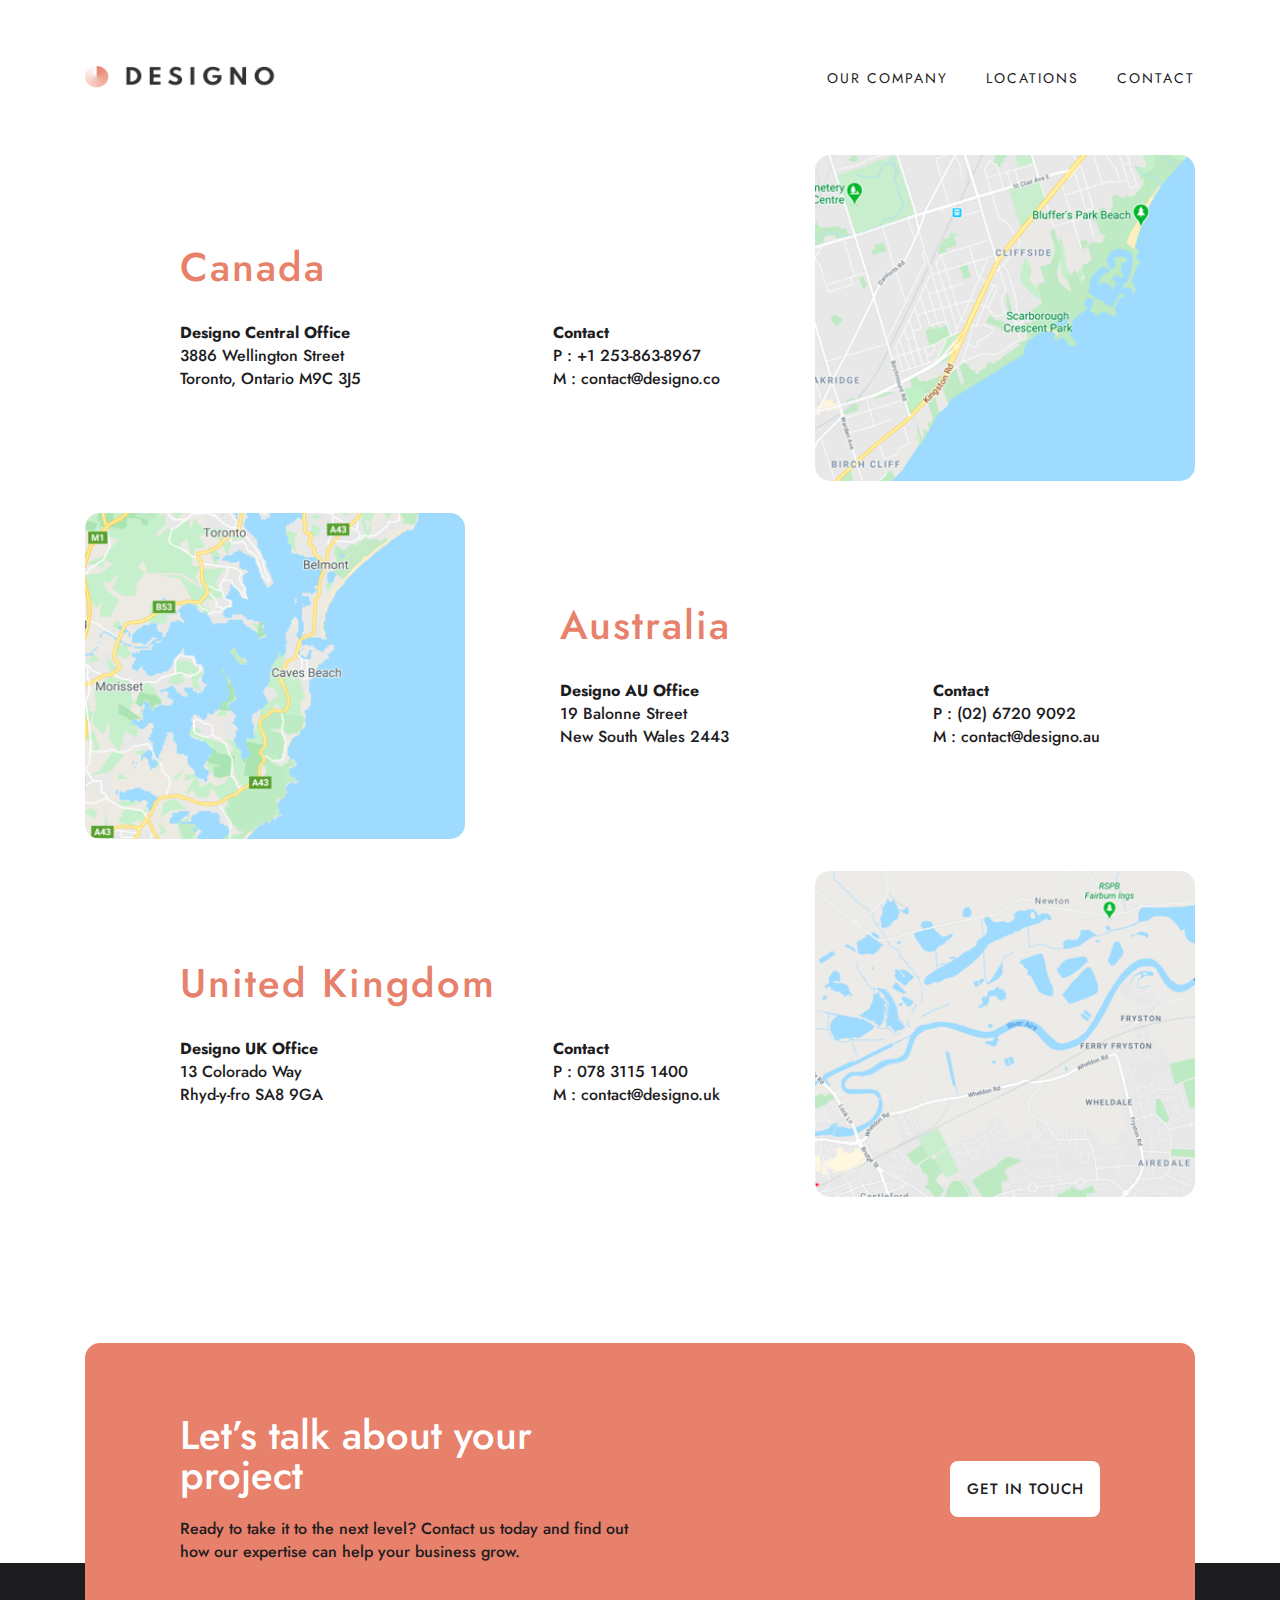
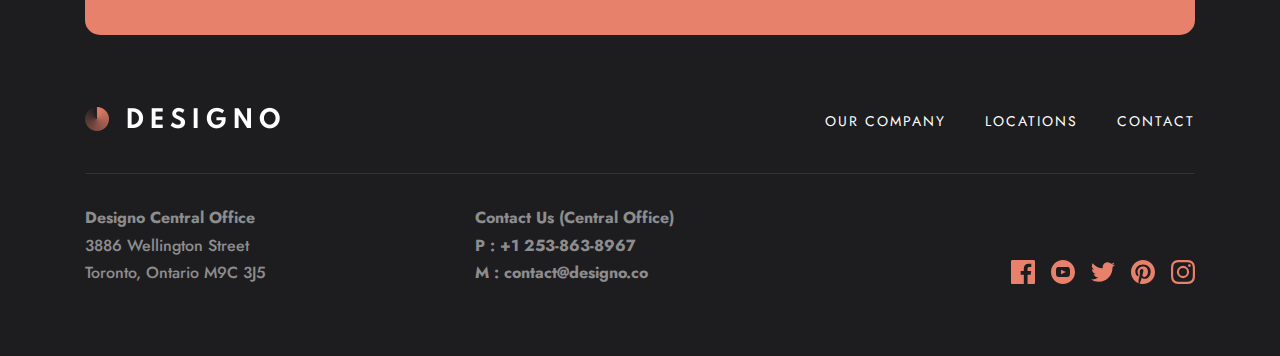
<file: 3-Pages/locations.html>
<!DOCTYPE html>
<html lang="en">
<head>
    <meta charset="UTF-8">
    <meta name="viewport" content="width=device-width, initial-scale=1.0">
    <title>Document</title>
    <link rel="stylesheet" href="../2-Styles/style.css">
</head>
<body>
    <header>
        <nav>
            <a href="../index.html">
                <img src="../assets/logo/logo-dark.png" alt="logo">
            </a>
            <ul class="nav-list">
                <li class="nav-list-item">
                    <a class="nav-link" href="./company.html">OUR COMPANY</a>
                </li class="nav-list-item">
                <li>
                    <a class="nav-link" href="./locations.html">LOCATIONS</a>
                </li>
                <li class="nav-list-item">
                    <a class="nav-link" href="./contact.html">CONTACT</a>
                </li>
            </ul>
            <div class="menu-btn">
                <div class="menu-btn__burger"></div>
            </div>
            <div class="mobile-nav-block">
                <ul class="mobile-nav-list">
                    <li class="mobile-nav-list-item">
                        <a class="nav-link-mobile" href="./company.html">OUR COMPANY</a>
                    </li class="mobile-nav-list-item">
                    <li>
                        <a class="nav-link-mobile" href="./locations.html">LOCATIONS</a>
                    </li>
                    <li class="mobile-nav-list-item">
                        <a class="nav-link-mobile" href="./contact.html">CONTACT</a>
                    </li>
                </ul>
            </div>
        </nav>
    </header>

    <main>
        <div class="main-container">
            <div class="locations">
                <div class="location">
                    <div class="location-desc">
                        <h2>Canada</h2>
                        <div class="location-details">
                            <div class="location-office">
                                <p class="bold">Designo Central Office</p>
                                <p>3886 Wellington Street</p>
                                <p>Toronto, Ontario M9C 3J5</p>
                            </div>
                            <div class="loaction-contact">
                                <p class="bold">Contact</p>
                                <p>P : +1 253-863-8967</p>
                                <p>M : contact@designo.co</p>
                            </div>
                        </div>
                    </div>
                    <div class="location-image location-can">
    
                    </div>
                </div>
                <div class="location">
                    <div class="location-desc">
                        <h2>Australia</h2>
                        <div class="location-details">
                            <div class="location-office">
                                <p class="bold">Designo AU Office</p>
                                <p>19 Balonne Street</p>
                                <p>New South Wales 2443</p>
                            </div>
                            <div class="loaction-contact">
                                <p class="bold">Contact</p>
                                <p>P : (02) 6720 9092</p>
                                <p>M : contact@designo.au</p>
                            </div>
                        </div>
                    </div>
                    <div class="location-image location-aus">
    
                    </div>
                </div>
                <div class="location">
                    <div class="location-desc">
                        <h2>United Kingdom</h2>
                        <div class="location-details">
                            <div class="location-office">
                                <p class="bold">Designo UK Office</p>
                                <p>13  Colorado Way</p>
                                <p>Rhyd-y-fro SA8 9GA</p>
                            </div>
                            <div class="loaction-contact">
                                <p class="bold">Contact</p>
                                <p>P : 078 3115 1400</p>
                                <p>M : contact@designo.uk</p>
                            </div>
                        </div>
                    </div>
                    <div class="location-image location-uk">
    
                    </div>
                </div>
            </div>
            <!--Lets Talk------------------------------------------------------------------------>
            <div class="lets-talk">
                <div class="lets-talk-text">
                    <h1>Let’s talk about your project</h1>
                    <p>Ready to take it to the next level? Contact us today and find out how our expertise can help your business grow.</p>
                </div>
                <a href="./contact.html" class="button">GET IN TOUCH</a>
            </div>
            <!--End of Lets Talk------------------------------------------------------------------------>
        </div>
    </main>
    <footer>
        <div class="footer-wrap">
            <div class="footer-nav">
                <a href="/index.html">
                    <img src="/assets/shared/desktop/logo-light.png" alt="logo-light">
                </a>
                <ul class="footer-nav-list">
                    <li class="footer-nav-list-item">
                        <a href="./company.html" class="nav-link white">OUR COMPANY</a>
                    </li>
                    <li class="footer-nav-list-item">
                        <a href="" class="nav-link white">LOCATIONS</a>
                    </li>
                    <li class="footer-nav-list-item">
                        <a href="./contact.html" class="nav-link white">CONTACT</a>
                    </li>
                </ul>
            </div>
            <div class="footer-details">
                <div class="footer-details-location">
                    <p class="bold opacity05 white">Designo Central Office</p>
                    <p class="opacity05 white">3886 Wellington Street</p>
                    <p class="opacity05 white">Toronto, Ontario M9C 3J5</p>
                </div>
                <div class="footer-details-contact">
                    <p class="bold opacity05 white">Contact Us (Central Office)</p>
                    <p class="bold opacity05 white">P : +1 253-863-8967</p>
                    <p class="bold opacity05 white">M : contact@designo.co</p>
                </div>
                <div class="footer-details-social">
                    <span class="social-icon social-icon-facebook"></span>
                    <span class="social-icon social-icon-youtube"></span>
                    <span class="social-icon social-icon-twitter"></span>
                    <span class="social-icon social-icon-pinterest"></span>
                    <span class="social-icon social-icon-insta"></span>
                </div>
            </div>
        </div>        
    </footer>
    
    <script src="../1-Script/app.js" type="text/javascript"></script>
</body>
</html>
</file>
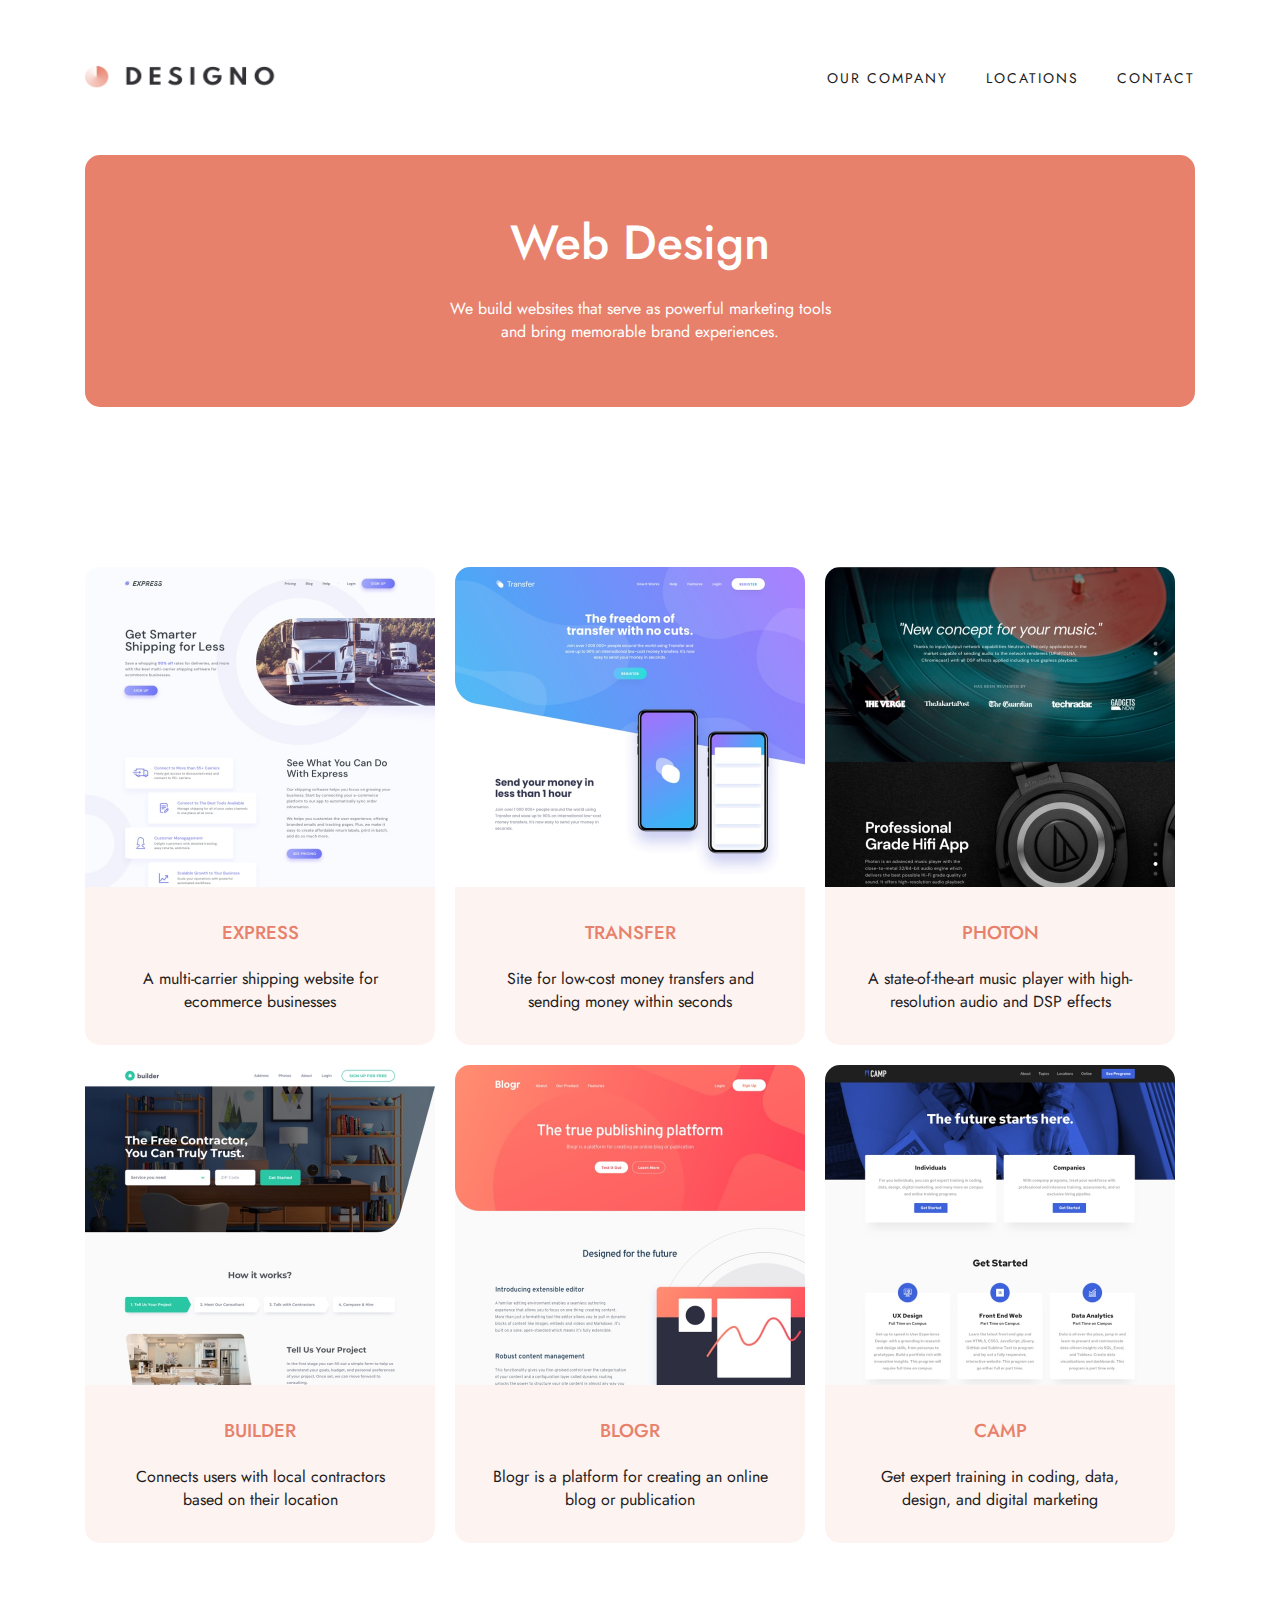
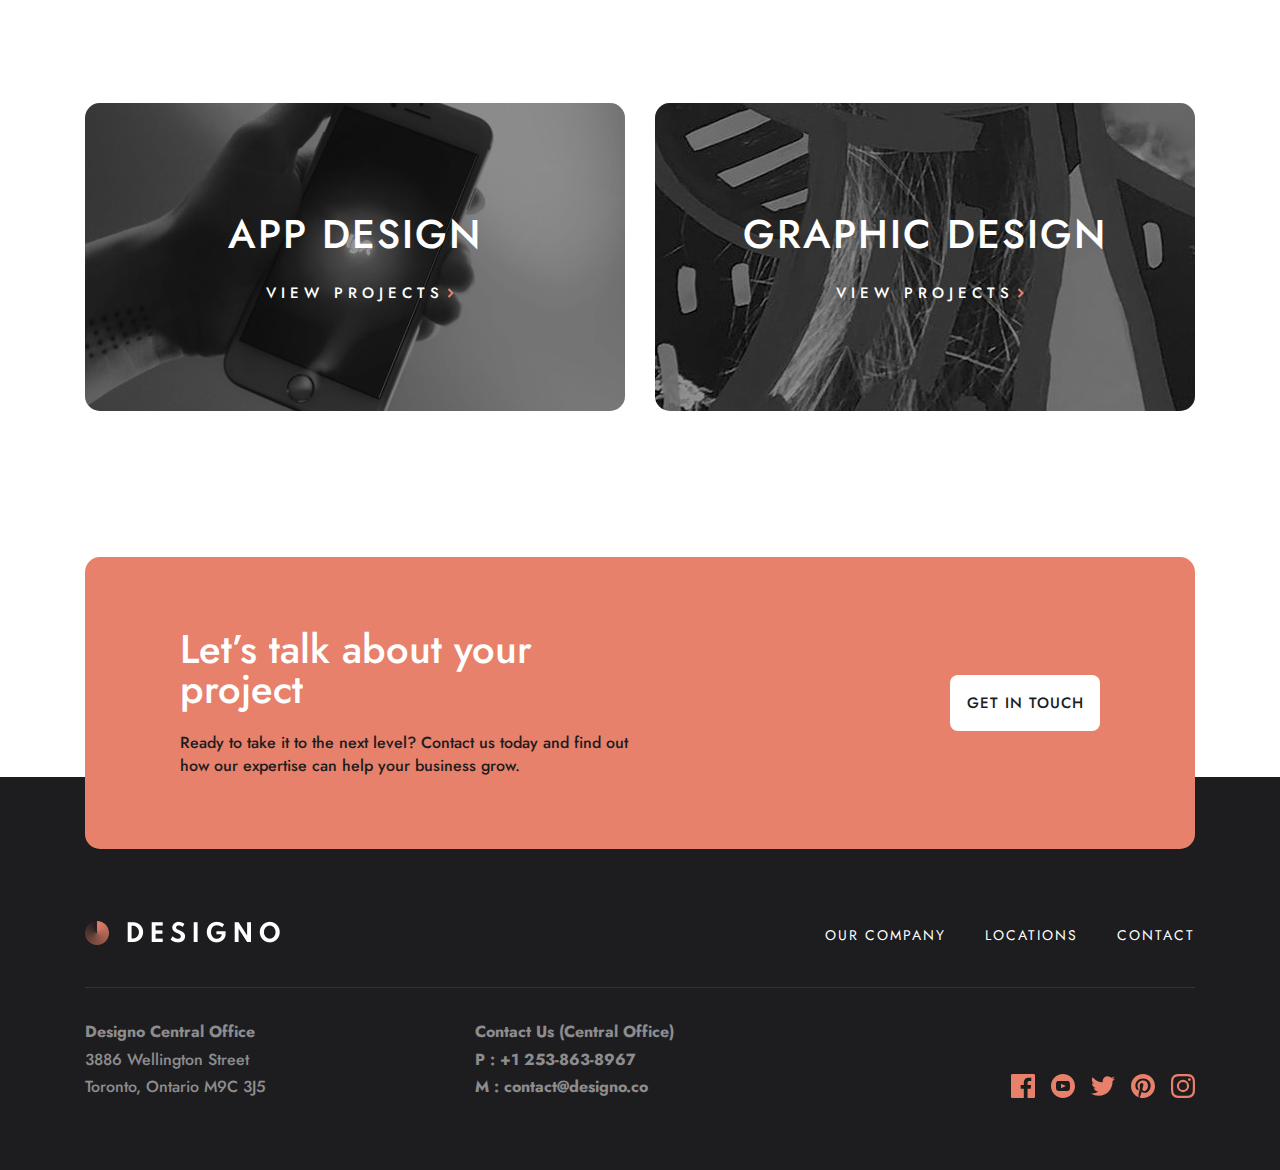
<file: 3-Pages/web-design.html>
<!DOCTYPE html>
<html lang="en">
<head>
    <meta charset="UTF-8">
    <meta name="viewport" content="width=device-width, initial-scale=1.0">
    <title>Document</title>
    <link rel="stylesheet" href="../2-Styles/style.css">
</head>
<body>
    <header>
        <nav>
            <a href="./index.html">
                <img src="../assets/logo/logo-dark.png" alt="logo">
            </a>
            <ul class="nav-list">
                <li class="nav-list-item">
                    <a class="nav-link" href="./3-Pages/company.html">OUR COMPANY</a>
                </li class="nav-list-item">
                <li>
                    <a class="nav-link" href="./3-Pages/locations.html">LOCATIONS</a>
                </li>
                <li class="nav-list-item">
                    <a class="nav-link" href="./3-Pages/contact.html">CONTACT</a>
                </li>
            </ul>
            <div class="menu-btn">
                <div class="menu-btn__burger"></div>
            </div>
            <div class="mobile-nav-block">
                <ul class="mobile-nav-list">
                    <li class="mobile-nav-list-item">
                        <a class="nav-link-mobile" href="./3-Pages/company.html">OUR COMPANY</a>
                    </li class="mobile-nav-list-item">
                    <li>
                        <a class="nav-link-mobile" href="./3-Pages/locations.html">LOCATIONS</a>
                    </li>
                    <li class="mobile-nav-list-item">
                        <a class="nav-link-mobile" href="">CONTACT</a>
                    </li>
                </ul>
            </div>
        </nav>
    </header>
    <main>
        <div class="main-container">
            <div class="design-banner">
                <div class="design-info">
                    <h1 class="white">Web Design</h1>
                    <p class="white">
                        We build websites that serve as powerful marketing tools and bring memorable brand experiences.
                    </p>
                </div>
            </div>
            <div class="design-card-container">
                <div class="design-card">
                    <img src="/assets/web-design/desktop/image-express.jpg" alt="image-express">
                    <div class="design-card-text">
                        <h3 class="peach">EXPRESS</h3>
                        <p class="black">A multi-carrier shipping website for ecommerce businesses</p>
                    </div>
                </div>

                <div class="design-card">
                    <img src="/assets/web-design/desktop/image-transfer.jpg" alt="image-transfer">
                    <div class="design-card-text">
                        <h3 class="peach">TRANSFER</h3>
                        <p class="black">Site for low-cost money transfers and sending money within seconds</p>
                    </div>
                </div>

                <div class="design-card">
                    <img src="/assets/web-design/desktop/image-photon.jpg" alt="image-photon">
                    <div class="design-card-text">
                        <h3 class="peach">PHOTON</h3>
                        <p class="black">A state-of-the-art music player with high-resolution audio and DSP effects</p>
                    </div>
                </div>

                <div class="design-card">
                    <img src="/assets/web-design/desktop/image-builder.jpg" alt="image-builder">
                    <div class="design-card-text">
                        <h3 class="peach">BUILDER</h3>
                        <p class="black">Connects users with local contractors based on their location</p>
                    </div>
                </div>

                <div class="design-card">
                    <img src="/assets/web-design/desktop/image-blogr.jpg" alt="image-blogr">
                    <div class="design-card-text">
                        <h3 class="peach">BLOGR</h3>
                        <p class="black">Blogr is a platform for creating an online blog or publication</p>
                    </div>
                </div>

                <div class="design-card">
                    <img src="/assets/web-design/desktop/image-camp.jpg" alt="image-camp">
                    <div class="design-card-text">
                        <h3 class="peach">CAMP</h3>
                        <p class="black">Get expert training in coding, data, design, and digital marketing</p>
                    </div>
                </div>
            </div>

            <div class="view-design-wag">
                <a class="design app" href="">
                    <div >
                        <div class="design-text">
                            <div class="design-text">
                                <h2>APP DESIGN</h2>
                                <h4>VIEW PROJECTS</h4>
                            </div>
                        </div>
                    </div>
                </a>
                    <a class="design graphic" href="">
                        <div >
                            <div class="design-text">
                                <div class="design-text">
                                    <h2>GRAPHIC DESIGN</h2>
                                    <h4>VIEW PROJECTS</h4>
                                </div>
                            </div>
                        </div>
                    </a>
            </div>
            <div class="lets-talk">
                <div class="lets-talk-text">
                    <h1>Let’s talk about your project</h1>
                    <p>Ready to take it to the next level? Contact us today and find out how our expertise can help your business grow.</p>
                </div>
                <a href="" class="button">GET IN TOUCH</a>
            </div>
        </div>
    </main>
    <footer>
        <div class="footer-wrap">
            <div class="footer-nav">
                <a href="/index.html">
                    <img src="/assets/shared/desktop/logo-light.png" alt="logo-light">
                </a>
                <ul class="footer-nav-list">
                    <li class="footer-nav-list-item">
                        <a href="./3-Pages/company.html" class="nav-link white">OUR COMPANY</a>
                    </li>
                    <li class="footer-nav-list-item">
                        <a href="./3-Pages/locations.html" class="nav-link white">LOCATIONS</a>
                    </li>
                    <li class="footer-nav-list-item">
                        <a href="" class="nav-link white">CONTACT</a>
                    </li>
                </ul>
            </div>
            <div class="footer-details">
                <div class="footer-details-location">
                    <p class="bold opacity05 white">Designo Central Office</p>
                    <p class="opacity05 white">3886 Wellington Street</p>
                    <p class="opacity05 white">Toronto, Ontario M9C 3J5</p>
                </div>
                <div class="footer-details-contact">
                    <p class="bold opacity05 white">Contact Us (Central Office)</p>
                    <p class="bold opacity05 white">P : +1 253-863-8967</p>
                    <p class="bold opacity05 white">M : contact@designo.co</p>
                </div>
                <div class="footer-details-social">
                    <span class="social-icon social-icon-facebook"></span>
                    <span class="social-icon social-icon-youtube"></span>
                    <span class="social-icon social-icon-twitter"></span>
                    <span class="social-icon social-icon-pinterest"></span>
                    <span class="social-icon social-icon-insta"></span>
                </div>
            </div>
        </div>        
    </footer>
    <script src="../1-Script/app.js"></script>
</body>
</html>
</file>
<file: 2-Styles/style.css>
@import url("https://fonts.googleapis.com/css2?family=Jost:ital,wght@0,100;0,200;0,300;0,400;0,500;0,600;0,700;0,800;0,900;1,100;1,200;1,300;1,400;1,500;1,600;1,700;1,800;1,900&display=swap");
*, *::before, *::after {
  margin: 0;
  padding: 0;
  -webkit-box-sizing: border-box;
          box-sizing: border-box;
}

body {
  min-height: 100vh;
  font-family: 'Jost', Arial, Helvetica, sans-serif;
}

ul {
  list-style: none;
}

a {
  text-decoration: none;
}

h1, h2, h3, h4, h5, h6 {
  font-weight: 500;
}

header {
  width: 100%;
  height: 155px;
  display: -webkit-box;
  display: -ms-flexbox;
  display: flex;
  -webkit-box-orient: horizontal;
  -webkit-box-direction: normal;
      -ms-flex-flow: row;
          flex-flow: row;
  -webkit-box-pack: center;
      -ms-flex-pack: center;
          justify-content: center;
  -webkit-box-align: center;
      -ms-flex-align: center;
          align-items: center;
  background-color: white;
}

nav {
  width: 1110px;
  height: 24px;
  display: -webkit-box;
  display: -ms-flexbox;
  display: flex;
  -webkit-box-orient: horizontal;
  -webkit-box-direction: normal;
      -ms-flex-flow: row;
          flex-flow: row;
  -webkit-box-pack: justify;
      -ms-flex-pack: justify;
          justify-content: space-between;
  -webkit-box-align: center;
      -ms-flex-align: center;
          align-items: center;
  position: relative;
}

nav > a, nav > a > img {
  width: 196px;
  height: 24px;
}

.nav-list {
  width: 368px;
  height: 14px;
  display: -webkit-box;
  display: -ms-flexbox;
  display: flex;
  -webkit-box-orient: horizontal;
  -webkit-box-direction: normal;
      -ms-flex-flow: row;
          flex-flow: row;
  -webkit-box-pack: justify;
      -ms-flex-pack: justify;
          justify-content: space-between;
  -webkit-box-align: center;
      -ms-flex-align: center;
          align-items: center;
}

.nav-link {
  color: #1D1C1E;
  font-size: 14px;
  font-weight: 400;
  line-height: 14px;
  letter-spacing: 2px;
  position: relative;
}

.nav-link::after {
  content: "";
  position: absolute;
  top: unset;
  right: unset;
  bottom: 0px;
  left: 0px;
  width: 100%;
  height: 1px;
  background: #1D1C1E;
  -webkit-transition: -webkit-transform 0.2s ease-in-out;
  transition: -webkit-transform 0.2s ease-in-out;
  transition: transform 0.2s ease-in-out;
  transition: transform 0.2s ease-in-out, -webkit-transform 0.2s ease-in-out;
  -webkit-transform: scale(0);
          transform: scale(0);
}

.nav-link:hover::after {
  -webkit-transform: scale(1);
          transform: scale(1);
}

.menu-btn, .mobile-nav-block {
  display: none;
}

@media screen and (max-width: 1200px) {
  nav {
    width: 647px;
  }
}

@media screen and (max-width: 768px) {
  header {
    height: 96px;
  }
  nav {
    width: 100%;
    height: 27px;
    display: -webkit-box;
    display: -ms-flexbox;
    display: flex;
    -webkit-box-orient: horizontal;
    -webkit-box-direction: normal;
        -ms-flex-flow: row;
            flex-flow: row;
    -webkit-box-pack: justify;
        -ms-flex-pack: justify;
            justify-content: space-between;
    -webkit-box-align: center;
        -ms-flex-align: center;
            align-items: center;
  }
  nav > a {
    height: 27px;
    margin-left: 24px;
  }
  .nav-list {
    display: none;
  }
  .menu-btn {
    position: relative;
    display: -webkit-box;
    display: -ms-flexbox;
    display: flex;
    -webkit-box-orient: horizontal;
    -webkit-box-direction: normal;
        -ms-flex-flow: row;
            flex-flow: row;
    -webkit-box-pack: center;
        -ms-flex-pack: center;
            justify-content: center;
    -webkit-box-align: center;
        -ms-flex-align: center;
            align-items: center;
    width: 40px;
    height: 40px;
    cursor: pointer;
    -webkit-transition: all .5s ease-in-out;
    transition: all .5s ease-in-out;
    margin-right: 24px;
  }
  .menu-btn__burger {
    width: 20px;
    height: 3px;
    background: #1D1C1E;
    -webkit-transition: all .5s ease-in-out;
    transition: all .5s ease-in-out;
  }
  .menu-btn__burger::before,
  .menu-btn__burger::after {
    content: "";
    position: absolute;
    width: 20px;
    height: 3px;
    background: #1D1C1E;
    -webkit-transition: all .5s ease-in-out;
    transition: all .5s ease-in-out;
  }
  .menu-btn__burger::before {
    -webkit-transform: translateY(-7px);
            transform: translateY(-7px);
  }
  .menu-btn__burger::after {
    -webkit-transform: translateY(7px);
            transform: translateY(7px);
  }
  /*ANIMATION BURGER*/
  .menu-btn.open .menu-btn__burger {
    -webkit-transform: translateX(-50px);
            transform: translateX(-50px);
    background: transparent;
    -webkit-box-shadow: none;
            box-shadow: none;
  }
  .menu-btn.open .menu-btn__burger::before {
    -webkit-transform: rotate(45deg) translate(35px, -35px);
            transform: rotate(45deg) translate(35px, -35px);
  }
  .menu-btn.open .menu-btn__burger::after {
    -webkit-transform: rotate(-45deg) translate(35px, 35px);
            transform: rotate(-45deg) translate(35px, 35px);
  }
  .mobile-nav-block.active {
    background: rgba(0, 0, 0, 0.5);
  }
  .mobile-nav-block {
    width: 100%;
    height: 93vh;
    display: block;
    position: absolute;
    z-index: -10;
    top: 61px;
    -webkit-transition: 0.3s ease-in-out;
    transition: 0.3s ease-in-out;
    pointer-events: all;
  }
  .mobile-nav-block.active {
    z-index: 10;
    -webkit-transition: 0.3s ease-in-out;
    transition: 0.3s ease-in-out;
  }
  .mobile-nav-list {
    background-color: #1D1C1E;
    height: 235px;
    display: -webkit-box;
    display: -ms-flexbox;
    display: flex;
    -webkit-box-orient: vertical;
    -webkit-box-direction: normal;
        -ms-flex-flow: column;
            flex-flow: column;
    -webkit-box-pack: space-evenly;
        -ms-flex-pack: space-evenly;
            justify-content: space-evenly;
    -webkit-box-align: start;
        -ms-flex-align: start;
            align-items: flex-start;
    -webkit-transform: translateY(-350px);
            transform: translateY(-350px);
    position: relative;
  }
  .mobile-nav-list.active {
    -webkit-transform: translateY(0px);
            transform: translateY(0px);
    -webkit-transition: all 0.3s ease-in-out;
    transition: all 0.3s ease-in-out;
  }
  .nav-link-mobile {
    color: white;
    margin-left: 24px;
    font-size: 24px;
    cursor: pointer;
  }
}

.main-container {
  width: 1110px;
  display: -webkit-box;
  display: -ms-flexbox;
  display: flex;
  -webkit-box-orient: vertical;
  -webkit-box-direction: normal;
      -ms-flex-flow: column;
          flex-flow: column;
  -webkit-box-pack: center;
      -ms-flex-pack: center;
          justify-content: center;
  -webkit-box-align: center;
      -ms-flex-align: center;
          align-items: center;
  margin: 0px auto;
  padding-bottom: 292px;
  position: relative;
}

@media screen and (max-width: 1200px) {
  .main-container {
    width: 689px;
  }
}

@media screen and (max-width: 768px) {
  .main-container {
    width: 100%;
  }
}

.button {
  width: 150px;
  height: 56px;
  border-radius: 8px;
  display: -webkit-box;
  display: -ms-flexbox;
  display: flex;
  -webkit-box-orient: horizontal;
  -webkit-box-direction: normal;
      -ms-flex-flow: row;
          flex-flow: row;
  -webkit-box-pack: center;
      -ms-flex-pack: center;
          justify-content: center;
  -webkit-box-align: center;
      -ms-flex-align: center;
          align-items: center;
  font-size: 15px;
  color: #1D1C1E;
  letter-spacing: 1px;
  background: white;
  font-weight: 500;
  outline: none;
  border: none;
  -webkit-transition: all 0.5s ease;
  transition: all 0.5s ease;
}

a.button:hover {
  cursor: pointer;
  background-color: #FFAD9B;
  color: white;
}

footer {
  background: #1D1C1E;
  width: 100%;
  height: 393px;
  display: -webkit-box;
  display: -ms-flexbox;
  display: flex;
  -webkit-box-orient: horizontal;
  -webkit-box-direction: normal;
      -ms-flex-flow: row;
          flex-flow: row;
  -webkit-box-pack: center;
      -ms-flex-pack: center;
          justify-content: center;
  -webkit-box-align: start;
      -ms-flex-align: start;
          align-items: flex-start;
  margin-top: 74px;
  position: relative;
}

.white {
  color: white;
}

.footer-wrap {
  width: 1110px;
  height: 177px;
  margin-top: 144px;
  display: -webkit-box;
  display: -ms-flexbox;
  display: flex;
  -webkit-box-orient: vertical;
  -webkit-box-direction: normal;
      -ms-flex-flow: column;
          flex-flow: column;
  -webkit-box-pack: justify;
      -ms-flex-pack: justify;
          justify-content: space-between;
  -webkit-box-align: center;
      -ms-flex-align: center;
          align-items: center;
}

.footer-nav {
  width: 100%;
  height: 27px;
  display: -webkit-box;
  display: -ms-flexbox;
  display: flex;
  -webkit-box-orient: horizontal;
  -webkit-box-direction: normal;
      -ms-flex-flow: row;
          flex-flow: row;
  -webkit-box-pack: justify;
      -ms-flex-pack: justify;
          justify-content: space-between;
  -webkit-box-align: center;
      -ms-flex-align: center;
          align-items: center;
  position: relative;
}

.footer-nav > a, .footer-nav > a > img {
  width: 202px;
  height: 27px;
}

.footer-nav-list {
  width: 370px;
  height: 14px;
  display: -webkit-box;
  display: -ms-flexbox;
  display: flex;
  -webkit-box-orient: horizontal;
  -webkit-box-direction: normal;
      -ms-flex-flow: row;
          flex-flow: row;
  -webkit-box-pack: justify;
      -ms-flex-pack: justify;
          justify-content: space-between;
  -webkit-box-align: center;
      -ms-flex-align: center;
          align-items: center;
}

.footer-nav::after {
  content: '';
  position: absolute;
  top: unset;
  right: unset;
  bottom: -40px;
  left: unset;
  width: 100%;
  height: 1px;
  background-color: white;
  opacity: 0.1;
}

.footer-details {
  width: 100%;
  height: 78px;
  display: -webkit-box;
  display: -ms-flexbox;
  display: flex;
  -webkit-box-orient: horizontal;
  -webkit-box-direction: normal;
      -ms-flex-flow: row;
          flex-flow: row;
  -webkit-box-pack: justify;
      -ms-flex-pack: justify;
          justify-content: space-between;
  -webkit-box-align: end;
      -ms-flex-align: end;
          align-items: flex-end;
}

.footer-details-location {
  height: 78px;
  width: 186px;
  display: -webkit-box;
  display: -ms-flexbox;
  display: flex;
  -webkit-box-orient: vertical;
  -webkit-box-direction: normal;
      -ms-flex-flow: column;
          flex-flow: column;
  -webkit-box-pack: justify;
      -ms-flex-pack: justify;
          justify-content: space-between;
  -webkit-box-align: start;
      -ms-flex-align: start;
          align-items: flex-start;
}

.footer-details-contact {
  height: 78px;
  width: 332px;
  display: -webkit-box;
  display: -ms-flexbox;
  display: flex;
  -webkit-box-orient: vertical;
  -webkit-box-direction: normal;
      -ms-flex-flow: column;
          flex-flow: column;
  -webkit-box-pack: justify;
      -ms-flex-pack: justify;
          justify-content: space-between;
  -webkit-box-align: start;
      -ms-flex-align: start;
          align-items: flex-start;
}

.footer-details-social {
  width: 184px;
  height: 24px;
  display: -webkit-inline-box;
  display: -ms-inline-flexbox;
  display: inline-flex;
  -webkit-box-orient: horizontal;
  -webkit-box-direction: normal;
      -ms-flex-flow: row;
          flex-flow: row;
  -webkit-box-pack: justify;
      -ms-flex-pack: justify;
          justify-content: space-between;
  -webkit-box-align: center;
      -ms-flex-align: center;
          align-items: center;
}

.opacity05 {
  color: rgba(255, 255, 255, 0.5);
}

.bold {
  font-weight: 700;
}

@media screen and (max-width: 1200px) {
  footer {
    height: 423px;
  }
  .footer-wrap {
    width: 690px;
    margin-top: 166px;
  }
  .footer-details-contact {
    height: 78px;
    width: 210px;
  }
}

@media screen and (max-width: 768px) {
  footer {
    height: 815px;
  }
  .footer-wrap {
    width: 327px;
    height: 498px;
    margin-top: 253px;
  }
  .footer-nav {
    width: 100%;
    height: 198px;
    display: -webkit-box;
    display: -ms-flexbox;
    display: flex;
    -webkit-box-orient: vertical;
    -webkit-box-direction: normal;
        -ms-flex-flow: column;
            flex-flow: column;
    -webkit-box-pack: justify;
        -ms-flex-pack: justify;
            justify-content: space-between;
    -webkit-box-align: center;
        -ms-flex-align: center;
            align-items: center;
  }
  .footer-nav > a, .footer-nav > a > img {
    width: 202px;
    height: 27px;
  }
  .footer-nav-list {
    width: 196px;
    height: 106px;
    display: -webkit-box;
    display: -ms-flexbox;
    display: flex;
    -webkit-box-orient: vertical;
    -webkit-box-direction: normal;
        -ms-flex-flow: column;
            flex-flow: column;
    -webkit-box-pack: justify;
        -ms-flex-pack: justify;
            justify-content: space-between;
    -webkit-box-align: center;
        -ms-flex-align: center;
            align-items: center;
    text-align: center;
  }
  .footer-nav-list-item > .nav-links {
    display: block;
  }
  .footer-nav::after {
    position: absolute;
    top: unset;
    right: unset;
    bottom: 138px;
    left: unset;
  }
  .footer-details {
    height: 260px;
    display: -webkit-box;
    display: -ms-flexbox;
    display: flex;
    -webkit-box-orient: vertical;
    -webkit-box-direction: normal;
        -ms-flex-flow: column;
            flex-flow: column;
    -webkit-box-pack: justify;
        -ms-flex-pack: justify;
            justify-content: space-between;
    -webkit-box-align: center;
        -ms-flex-align: center;
            align-items: center;
    text-align: center;
  }
  .footer-details-location {
    width: 100%;
    display: -webkit-box;
    display: -ms-flexbox;
    display: flex;
    -webkit-box-orient: vertical;
    -webkit-box-direction: normal;
        -ms-flex-flow: column;
            flex-flow: column;
    -webkit-box-pack: justify;
        -ms-flex-pack: justify;
            justify-content: space-between;
    -webkit-box-align: center;
        -ms-flex-align: center;
            align-items: center;
  }
  .footer-details-contact {
    width: 100%;
    display: -webkit-box;
    display: -ms-flexbox;
    display: flex;
    -webkit-box-orient: vertical;
    -webkit-box-direction: normal;
        -ms-flex-flow: column;
            flex-flow: column;
    -webkit-box-pack: justify;
        -ms-flex-pack: justify;
            justify-content: space-between;
    -webkit-box-align: center;
        -ms-flex-align: center;
            align-items: center;
  }
}

.about-locations {
  width: 100%;
  height: 350px;
  margin-top: 160px;
  display: -webkit-box;
  display: -ms-flexbox;
  display: flex;
  -webkit-box-orient: horizontal;
  -webkit-box-direction: normal;
      -ms-flex-flow: row;
          flex-flow: row;
  -webkit-box-pack: justify;
      -ms-flex-pack: justify;
          justify-content: space-between;
  -webkit-box-align: center;
      -ms-flex-align: center;
          align-items: center;
}

.about-location {
  width: 350px;
  height: 364px;
  display: -webkit-box;
  display: -ms-flexbox;
  display: flex;
  -webkit-box-orient: vertical;
  -webkit-box-direction: normal;
      -ms-flex-flow: column;
          flex-flow: column;
  -webkit-box-pack: justify;
      -ms-flex-pack: justify;
          justify-content: space-between;
  -webkit-box-align: center;
      -ms-flex-align: center;
          align-items: center;
}

.about-location > .button {
  background-color: #E7816B;
}

.about-location > h3 {
  font-weight: 500;
  font-size: 20px;
  letter-spacing: 5px;
}

@media screen and (max-width: 1200px) {
  .about-locations {
    width: 100%;
    height: 1230px;
    margin-top: 120px;
    display: -webkit-box;
    display: -ms-flexbox;
    display: flex;
    -webkit-box-orient: vertical;
    -webkit-box-direction: normal;
        -ms-flex-flow: column;
            flex-flow: column;
    -webkit-box-pack: justify;
        -ms-flex-pack: justify;
            justify-content: space-between;
    -webkit-box-align: center;
        -ms-flex-align: center;
            align-items: center;
  }
}

.hero-home {
  width: 100%;
  height: 640px;
  display: -webkit-box;
  display: -ms-flexbox;
  display: flex;
  -webkit-box-orient: horizontal;
  -webkit-box-direction: normal;
      -ms-flex-flow: row;
          flex-flow: row;
  -webkit-box-pack: center;
      -ms-flex-pack: center;
          justify-content: center;
  -webkit-box-align: center;
      -ms-flex-align: center;
          align-items: center;
  background-color: #E7816B;
  border-radius: 15px;
  position: relative;
  overflow: hidden;
  color: white;
}

.hero-home-text, .hero-image-container {
  width: 50%;
  height: 100%;
}

.hero-image-container > img {
  position: absolute;
  position: absolute;
  top: -31px;
  right: unset;
  bottom: unset;
  left: unset;
}

.hero-image-container::before {
  content: '';
  position: absolute;
  right: 0px;
  width: 640px;
  height: 640px;
  background-image: url(/assets/home/desktop/bg-pattern-hero-home.svg);
}

.hero-home-text {
  z-index: 1;
  display: -webkit-box;
  display: -ms-flexbox;
  display: flex;
  -webkit-box-orient: horizontal;
  -webkit-box-direction: normal;
      -ms-flex-flow: row;
          flex-flow: row;
  -webkit-box-pack: end;
      -ms-flex-pack: end;
          justify-content: flex-end;
  -webkit-box-align: center;
      -ms-flex-align: center;
          align-items: center;
}

.hero-home-text-wrap {
  height: 350px;
  width: 475px;
  display: -webkit-box;
  display: -ms-flexbox;
  display: flex;
  -webkit-box-orient: vertical;
  -webkit-box-direction: normal;
      -ms-flex-flow: column;
          flex-flow: column;
  -webkit-box-pack: justify;
      -ms-flex-pack: justify;
          justify-content: space-between;
  -webkit-box-align: start;
      -ms-flex-align: start;
          align-items: flex-start;
}

.hero-home-text-wrap > h3 {
  font-size: 16px;
  font-weight: 400;
  line-height: 26px;
}

.hero-home-text-wrap > h1 {
  font-size: 48px;
  line-height: 48px;
  letter-spacing: 0px;
  font-weight: 500;
}

@media screen and (max-width: 1200px) {
  .hero-home {
    height: 843px;
    display: -webkit-box;
    display: -ms-flexbox;
    display: flex;
    -webkit-box-orient: vertical;
    -webkit-box-direction: normal;
        -ms-flex-flow: column;
            flex-flow: column;
    -webkit-box-pack: center;
        -ms-flex-pack: center;
            justify-content: center;
    -webkit-box-align: center;
        -ms-flex-align: center;
            align-items: center;
  }
  .hero-home-text {
    width: 100%;
    height: 50%;
    display: -webkit-box;
    display: -ms-flexbox;
    display: flex;
    -webkit-box-orient: horizontal;
    -webkit-box-direction: normal;
        -ms-flex-flow: row;
            flex-flow: row;
    -webkit-box-pack: center;
        -ms-flex-pack: center;
            justify-content: center;
    -webkit-box-align: start;
        -ms-flex-align: start;
            align-items: flex-start;
  }
  .hero-home-text-wrap {
    height: 326px;
    width: 573px;
    display: -webkit-box;
    display: -ms-flexbox;
    display: flex;
    -webkit-box-orient: vertical;
    -webkit-box-direction: normal;
        -ms-flex-flow: column;
            flex-flow: column;
    -webkit-box-pack: center;
        -ms-flex-pack: center;
            justify-content: center;
    -webkit-box-align: center;
        -ms-flex-align: center;
            align-items: center;
    text-align: center;
    margin-top: 60px;
  }
  .hero-home-text-wrap > h3 {
    width: 445px;
    height: 78px;
    margin-top: 8px;
  }
  .hero-home-text-wrap > a {
    margin-top: 24px;
  }
  .hero-image-container {
    width: 100%;
    height: 50%;
    display: -webkit-box;
    display: -ms-flexbox;
    display: flex;
    -webkit-box-orient: horizontal;
    -webkit-box-direction: normal;
        -ms-flex-flow: row;
            flex-flow: row;
    -webkit-box-pack: center;
        -ms-flex-pack: center;
            justify-content: center;
    -webkit-box-align: center;
        -ms-flex-align: center;
            align-items: center;
  }
  .hero-image-container > img {
    position: absolute;
    top: 286px;
    right: unset;
    bottom: unset;
    left: unset;
  }
  .hero-image-container::before {
    position: absolute;
    top: 102px;
    right: -121px;
    bottom: unset;
    left: unset;
  }
}

@media screen and (max-width: 768px) {
  .hero-home-text-wrap {
    height: 312px;
    width: 327px;
    margin-top: 80px;
    z-index: 1;
  }
  .hero-home-text-wrap > h1 {
    font-size: 32px;
    line-height: 40px;
  }
  .hero-home-text-wrap > h3 {
    width: 100%;
    height: 100px;
    margin-top: 14px;
  }
  .hero-image-container::before {
    position: absolute;
    top: 107px;
    right: -266px;
    bottom: unset;
    left: unset;
  }
}

.view-design {
  width: 100%;
  height: 640px;
  margin-top: 160px;
  display: -ms-grid;
  display: grid;
  gap: 30px;
      grid-template-areas: 'web app'
 'web graphic';
}

.web-design {
  -ms-grid-row: 1;
  -ms-grid-row-span: 2;
  -ms-grid-column: 1;
  grid-area: web;
  background: url(/assets/home/desktop/image-web-design-large.jpg);
}

.app-design {
  -ms-grid-row: 1;
  -ms-grid-column: 2;
  grid-area: app;
  background: url(/assets/home/desktop/image-app-design.jpg);
}

.graphic-design {
  -ms-grid-row: 2;
  -ms-grid-column: 2;
  grid-area: graphic;
  background: url(/assets/home/desktop/image-graphic-design.jpg);
}

.design {
  background-size: cover;
  background-repeat: no-repeat;
  background-position: center;
  border-radius: 15px;
  position: relative;
  display: -webkit-box;
  display: -ms-flexbox;
  display: flex;
  -webkit-box-orient: vertical;
  -webkit-box-direction: normal;
      -ms-flex-flow: column;
          flex-flow: column;
  -webkit-box-pack: center;
      -ms-flex-pack: center;
          justify-content: center;
  -webkit-box-align: center;
      -ms-flex-align: center;
          align-items: center;
  text-align: center;
  color: white;
  cursor: pointer;
}

.design-text {
  height: 94px;
  z-index: 1;
  display: -webkit-box;
  display: -ms-flexbox;
  display: flex;
  -webkit-box-orient: vertical;
  -webkit-box-direction: normal;
      -ms-flex-flow: column;
          flex-flow: column;
  -webkit-box-pack: justify;
      -ms-flex-pack: justify;
          justify-content: space-between;
  -webkit-box-align: center;
      -ms-flex-align: center;
          align-items: center;
}

.design-text > h2 {
  font-size: 40px;
  line-height: 48px;
  letter-spacing: 2px;
  font-weight: 500;
  color: white;
}

.design-text > h4 {
  font-size: 15px;
  line-height: 22px;
  letter-spacing: 5px;
  font-weight: 500;
  position: relative;
  width: 197px;
}

.design-text > h4::after {
  content: '';
  position: absolute;
  top: unset;
  right: 0px;
  bottom: 6px;
  left: unset;
  right: 0;
  width: 6px;
  height: 10px;
  background: url(/assets/shared/desktop/icon-right-arrow.svg);
  background-size: cover;
  background-repeat: no-repeat;
  background-position: center;
}

.design::before {
  content: '';
  width: 100%;
  height: 100%;
  position: absolute;
  background-color: rgba(0, 0, 0, 0.4);
  border-radius: 15px;
}

.design:hover::before {
  background: rgba(231, 129, 107, 0.6);
}

@media screen and (max-width: 1200px) {
  .view-design {
    height: 649px;
    margin-top: 120px;
    display: -ms-grid;
    display: grid;
    gap: 30px;
        grid-template-areas: 'web'
 'app'
 'graphic';
  }
  .web-design {
    background: url(/assets/home/tablet/image-web-design.jpg);
  }
  .app-design {
    background: url(/assets/home/tablet/image-app-design.jpg);
  }
  .graphic-design {
    background: url(/assets/home/tablet/image-graphic-design.jpg);
  }
}

@media screen and (max-width: 768px) {
  .view-design {
    -webkit-box-pack: center;
        -ms-flex-pack: center;
            justify-content: center;
  }
  .design {
    width: 327px;
    height: 250px;
  }
  .web-design {
    background: url(/assets/home/mobile/image-web-design.jpg);
  }
  .app-design {
    background: url(/assets/home/mobile/image-app-design.jpg);
  }
  .graphic-design {
    background: url(/assets/home/mobile/image-graphic-design.jpg);
  }
  .design-text > h2 {
    font-size: 28px;
  }
}

.feature-container {
  margin-top: 160px;
  display: -ms-grid;
  display: grid;
      grid-template-areas: 'pass reso frie';
  gap: 50px;
}

.feature {
  height: 412px;
  display: -webkit-box;
  display: -ms-flexbox;
  display: flex;
  -webkit-box-orient: vertical;
  -webkit-box-direction: normal;
      -ms-flex-flow: column;
          flex-flow: column;
  -webkit-box-pack: justify;
      -ms-flex-pack: justify;
          justify-content: space-between;
  -webkit-box-align: center;
      -ms-flex-align: center;
          align-items: center;
}

.feature-text {
  width: 100%;
  display: -webkit-box;
  display: -ms-flexbox;
  display: flex;
  -webkit-box-orient: vertical;
  -webkit-box-direction: normal;
      -ms-flex-flow: column;
          flex-flow: column;
  -webkit-box-pack: center;
      -ms-flex-pack: center;
          justify-content: center;
  -webkit-box-align: center;
      -ms-flex-align: center;
          align-items: center;
  text-align: center;
}

.feature-text > h4 {
  margin: 69px 0 32px;
  font-size: 20px;
  line-height: 26px;
  letter-spacing: 5px;
  color: #1D1C1E;
  font-weight: 500;
}

.feature-text > p {
  font-size: 16px;
  font-weight: 500;
}

.feature > img {
  width: 220px;
}

.passionate {
  -ms-grid-row: 1;
  -ms-grid-column: 1;
  grid-area: pass;
}

.resourceful {
  -ms-grid-row: 1;
  -ms-grid-column: 2;
  grid-area: reso;
}

.friendly {
  -ms-grid-row: 1;
  -ms-grid-column: 3;
  grid-area: frie;
}

@media screen and (max-width: 1200px) {
  .feature-container {
    margin-top: 160px;
    display: -ms-grid;
    display: grid;
        grid-template-areas: 'pass' 'reso' 'frie';
    gap: 50px;
  }
  .feature-text > h4 {
    margin: 0 0 16px;
    font-size: 20px;
    line-height: 26px;
    letter-spacing: 5px;
    color: #1D1C1E;
    font-weight: 500;
  }
  .feature {
    height: 220px;
    width: 100%;
    display: -webkit-box;
    display: -ms-flexbox;
    display: flex;
    -webkit-box-orient: horizontal;
    -webkit-box-direction: normal;
        -ms-flex-flow: row;
            flex-flow: row;
    -webkit-box-pack: center;
        -ms-flex-pack: center;
            justify-content: center;
    -webkit-box-align: center;
        -ms-flex-align: center;
            align-items: center;
  }
  .feature-text {
    -webkit-box-flex: 1;
        -ms-flex: 1;
            flex: 1;
    display: -webkit-box;
    display: -ms-flexbox;
    display: flex;
    -webkit-box-orient: vertical;
    -webkit-box-direction: normal;
        -ms-flex-flow: column;
            flex-flow: column;
    -webkit-box-pack: center;
        -ms-flex-pack: center;
            justify-content: center;
    -webkit-box-align: start;
        -ms-flex-align: start;
            align-items: flex-start;
    text-align: left;
    padding-left: 30px;
  }
}

@media screen and (max-width: 768px) {
  .feature-container {
    margin-top: 320px;
    display: -ms-grid;
    display: grid;
    width: 327px;
    height: 1396px;
        grid-template-areas: 'pass' 'reso' 'frie';
  }
  .feature-text > h4 {
    margin: 40px 0 32px;
    font-size: 20px;
    line-height: 26px;
    letter-spacing: 5px;
    color: #1D1C1E;
    font-weight: 500;
  }
  .feature {
    width: 100%;
    display: -webkit-box;
    display: -ms-flexbox;
    display: flex;
    -webkit-box-orient: vertical;
    -webkit-box-direction: normal;
        -ms-flex-flow: column;
            flex-flow: column;
    -webkit-box-pack: justify;
        -ms-flex-pack: justify;
            justify-content: space-between;
    -webkit-box-align: center;
        -ms-flex-align: center;
            align-items: center;
  }
  .feature-text {
    display: -webkit-box;
    display: -ms-flexbox;
    display: flex;
    -webkit-box-orient: vertical;
    -webkit-box-direction: normal;
        -ms-flex-flow: column;
            flex-flow: column;
    -webkit-box-pack: center;
        -ms-flex-pack: center;
            justify-content: center;
    -webkit-box-align: center;
        -ms-flex-align: center;
            align-items: center;
    text-align: center;
    padding-left: 30px;
  }
}

.lets-talk {
  position: absolute;
  bottom: -146px;
  height: 292px;
  width: 100%;
  border-radius: 15px;
  background-color: #E7816B;
  z-index: 10;
  display: -webkit-box;
  display: -ms-flexbox;
  display: flex;
  -webkit-box-orient: horizontal;
  -webkit-box-direction: normal;
      -ms-flex-flow: row;
          flex-flow: row;
  -webkit-box-pack: justify;
      -ms-flex-pack: justify;
          justify-content: space-between;
  -webkit-box-align: center;
      -ms-flex-align: center;
          align-items: center;
}

.lets-talk-text {
  margin-left: 95px;
  width: 459px;
  height: 148px;
  color: white;
  display: -webkit-box;
  display: -ms-flexbox;
  display: flex;
  -webkit-box-orient: vertical;
  -webkit-box-direction: normal;
      -ms-flex-flow: column;
          flex-flow: column;
  -webkit-box-pack: justify;
      -ms-flex-pack: justify;
          justify-content: space-between;
  -webkit-box-align: start;
      -ms-flex-align: start;
          align-items: flex-start;
}

.lets-talk-text > h1 {
  font-size: 40px;
  line-height: 40px;
  font-weight: 500;
}

.lets-talk > a {
  margin-right: 95px;
}

@media screen and (max-width: 1200px) {
  .lets-talk {
    height: 350px;
    width: 689px;
    padding: 57px;
    display: -webkit-box;
    display: -ms-flexbox;
    display: flex;
    -webkit-box-orient: vertical;
    -webkit-box-direction: normal;
        -ms-flex-flow: column;
            flex-flow: column;
    -webkit-box-pack: justify;
        -ms-flex-pack: justify;
            justify-content: space-between;
    -webkit-box-align: center;
        -ms-flex-align: center;
            align-items: center;
  }
  .lets-talk > a {
    margin: 0;
  }
  .lets-talk-text {
    margin: 0;
    width: 448px;
    height: 148px;
    text-align: center;
  }
}

@media screen and (max-width: 768px) {
  .lets-talk {
    height: 379px;
    width: 327px;
    padding: 64px 24px;
  }
  .lets-talk-text {
    width: 279px;
    height: 163px;
  }
  .lets-talk-text > h1 {
    font-size: 30px;
  }
}

.social-icon {
  width: 24px;
  height: 24px;
  background-repeat: no-repeat;
  cursor: pointer;
}

.social-icon-facebook {
  background-image: url(/assets/shared/desktop/icon-facebook.svg);
}

.social-icon-youtube {
  background-image: url(/assets/shared/desktop/icon-youtube.svg);
}

.social-icon-twitter {
  background-image: url(/assets/shared/desktop/icon-twitter.svg);
  width: 24px;
  height: 20px;
}

.social-icon-pinterest {
  background-image: url(/assets/shared/desktop/icon-pinterest.svg);
}

.social-icon-insta {
  background-image: url(/assets/shared/desktop/icon-instagram.svg);
}

.social-icon-facebook:hover {
  background-image: url(/assets/shared/desktop/icon-facebook-color.svg);
}

.social-icon-youtube:hover {
  background-image: url(/assets/shared/desktop/icon-youtube-color.svg);
}

.social-icon-twitter:hover {
  background-image: url(/assets/shared/desktop/icon-twitter-color.svg);
}

.social-icon-pinterest:hover {
  background-image: url(/assets/shared/desktop/icon-pinterest-color.svg);
}

.social-icon-insta:hover {
  background-image: url(/assets/shared/desktop/icon-instagram-color.svg);
}

.about-us {
  width: 100%;
  height: 480px;
  background-color: #E7816B;
  border-radius: 15px;
  display: -webkit-box;
  display: -ms-flexbox;
  display: flex;
  -webkit-box-orient: horizontal;
  -webkit-box-direction: normal;
      -ms-flex-flow: row;
          flex-flow: row;
  -webkit-box-pack: center;
      -ms-flex-pack: center;
          justify-content: center;
  -webkit-box-align: center;
      -ms-flex-align: center;
          align-items: center;
  position: relative;
  overflow: hidden;
}

.about-us-text {
  width: 635px;
  height: 100%;
  display: -webkit-box;
  display: -ms-flexbox;
  display: flex;
  -webkit-box-orient: vertical;
  -webkit-box-direction: normal;
      -ms-flex-flow: column;
          flex-flow: column;
  -webkit-box-pack: center;
      -ms-flex-pack: center;
          justify-content: center;
  -webkit-box-align: start;
      -ms-flex-align: start;
          align-items: flex-start;
}

.about-us-text::before {
  content: '';
  background: url(/assets/about/desktop/bg-pattern-hero-about-desktop.svg);
  width: 640px;
  height: 640px;
  background-repeat: no-repeat;
  position: absolute;
  top: unset;
  right: unset;
  bottom: 0px;
  left: unset;
}

.about-us-text-wrap {
  margin-left: 95px;
  width: 424px;
  height: 236px;
  display: -webkit-box;
  display: -ms-flexbox;
  display: flex;
  -webkit-box-orient: vertical;
  -webkit-box-direction: normal;
      -ms-flex-flow: column;
          flex-flow: column;
  -webkit-box-pack: justify;
      -ms-flex-pack: justify;
          justify-content: space-between;
  -webkit-box-align: start;
      -ms-flex-align: start;
          align-items: flex-start;
  color: white;
}

.about-us-text-wrap > h1 {
  font-size: 48px;
  line-height: 48px;
  font-weight: 500;
}

.about-us-image {
  border-top-right-radius: 15px;
  border-bottom-right-radius: 15px;
  -webkit-box-flex: 1;
      -ms-flex: 1;
          flex: 1;
  height: 100%;
  z-index: 1;
  background-image: url(../../assets/about/desktop/image-about-hero.jpg);
}

.real-talent, .world-talent {
  margin-top: 160px;
}

.talent {
  width: 100%;
  height: 640px;
  display: -webkit-box;
  display: -ms-flexbox;
  display: flex;
  -webkit-box-orient: horizontal;
  -webkit-box-direction: normal;
      -ms-flex-flow: row;
          flex-flow: row;
  -webkit-box-pack: center;
      -ms-flex-pack: center;
          justify-content: center;
  -webkit-box-align: center;
      -ms-flex-align: center;
          align-items: center;
}

.talent-text {
  width: 634px;
  height: 640px;
  background-color: #fdf3f0;
  display: -webkit-box;
  display: -ms-flexbox;
  display: flex;
  -webkit-box-orient: vertical;
  -webkit-box-direction: normal;
      -ms-flex-flow: column;
          flex-flow: column;
  -webkit-box-pack: center;
      -ms-flex-pack: center;
          justify-content: center;
  -webkit-box-align: center;
      -ms-flex-align: center;
          align-items: center;
}

.talent-text-wrap {
  width: 445px;
  height: 332px;
  display: -webkit-box;
  display: -ms-flexbox;
  display: flex;
  -webkit-box-orient: vertical;
  -webkit-box-direction: normal;
      -ms-flex-flow: column;
          flex-flow: column;
  -webkit-box-pack: justify;
      -ms-flex-pack: justify;
          justify-content: space-between;
  -webkit-box-align: start;
      -ms-flex-align: start;
          align-items: flex-start;
}

.talent-text-wrap > h2 {
  color: #E7816B;
  font-size: 40px;
  line-height: 48px;
  font-weight: 500;
}

.talent-image {
  -webkit-box-flex: 1;
      -ms-flex: 1;
          flex: 1;
  height: 100%;
  z-index: 1;
}

.world-talent-image {
  border-top-left-radius: 15px;
  border-bottom-left-radius: 15px;
  background-image: url(../../assets/about/desktop/image-world-class-talent.jpg);
}

.real-talent-image {
  border-top-right-radius: 15px;
  border-bottom-right-radius: 15px;
  background-image: url(../../assets/about/desktop/image-real-deal.jpg);
}

@media screen and (max-width: 1200px) {
  .about-us {
    width: 100%;
    height: 632px;
    display: -webkit-box;
    display: -ms-flexbox;
    display: flex;
    -webkit-box-orient: vertical;
    -webkit-box-direction: reverse;
        -ms-flex-flow: column-reverse;
            flex-flow: column-reverse;
    -webkit-box-pack: start;
        -ms-flex-pack: start;
            justify-content: flex-start;
    -webkit-box-align: center;
        -ms-flex-align: center;
            align-items: center;
  }
  .about-us-text {
    height: 312px;
    width: 100%;
    display: -webkit-box;
    display: -ms-flexbox;
    display: flex;
    -webkit-box-orient: vertical;
    -webkit-box-direction: normal;
        -ms-flex-flow: column;
            flex-flow: column;
    -webkit-box-pack: center;
        -ms-flex-pack: center;
            justify-content: center;
    -webkit-box-align: center;
        -ms-flex-align: center;
            align-items: center;
  }
  .about-us-text-wrap {
    margin: 0;
    width: 573px;
    height: 184px;
    display: -webkit-box;
    display: -ms-flexbox;
    display: flex;
    -webkit-box-orient: vertical;
    -webkit-box-direction: normal;
        -ms-flex-flow: column;
            flex-flow: column;
    -webkit-box-pack: justify;
        -ms-flex-pack: justify;
            justify-content: space-between;
    -webkit-box-align: center;
        -ms-flex-align: center;
            align-items: center;
    text-align: center;
  }
  .about-us-image {
    border-top-right-radius: 15px;
    border-top-left-radius: 15px;
    border-bottom-right-radius: unset;
    -webkit-box-flex: 1;
        -ms-flex: 1;
            flex: 1;
    width: 100%;
    background-image: url(../../assets/about/tablet/image-about-hero.jpg);
  }
  .talent {
    width: 100%;
    height: 736px;
    display: -webkit-box;
    display: -ms-flexbox;
    display: flex;
    -webkit-box-orient: vertical;
    -webkit-box-direction: normal;
        -ms-flex-flow: column;
            flex-flow: column;
    -webkit-box-pack: center;
        -ms-flex-pack: center;
            justify-content: center;
    -webkit-box-align: center;
        -ms-flex-align: center;
            align-items: center;
  }
  .talent-text {
    width: 100%;
    height: 416px;
  }
  .talent-text-wrap {
    width: 572px;
    height: 280px;
    display: -webkit-box;
    display: -ms-flexbox;
    display: flex;
    -webkit-box-orient: vertical;
    -webkit-box-direction: normal;
        -ms-flex-flow: column;
            flex-flow: column;
    -webkit-box-pack: justify;
        -ms-flex-pack: justify;
            justify-content: space-between;
    -webkit-box-align: center;
        -ms-flex-align: center;
            align-items: center;
    text-align: center;
  }
  .talent-image {
    -webkit-box-flex: 1;
        -ms-flex: 1;
            flex: 1;
    width: 100%;
  }
  .world-talent-image {
    border-top-right-radius: 15px;
    border-bottom-left-radius: unset;
    background: url(/assets/about/tablet/image-world-class-talent.jpg);
  }
  .real-talent-image {
    border-bottom-right-radius: unset;
    border-top-left-radius: 15px;
    background: url(/assets/about/tablet/image-real-deal.jpg);
  }
  .real-talent {
    display: -webkit-box;
    display: -ms-flexbox;
    display: flex;
    -webkit-box-orient: vertical;
    -webkit-box-direction: reverse;
        -ms-flex-flow: column-reverse;
            flex-flow: column-reverse;
    -webkit-box-pack: center;
        -ms-flex-pack: center;
            justify-content: center;
    -webkit-box-align: center;
        -ms-flex-align: center;
            align-items: center;
  }
}

@media screen and (max-width: 768px) {
  .about-us {
    width: 100%;
    max-width: 100%;
    height: 715px;
    border-radius: unset;
  }
  .about-us-text {
    height: 395px;
    width: 100%;
  }
  .about-us-text-wrap {
    width: 327px;
    height: 235px;
  }
  .about-us-text-wrap > h1 {
    font-size: 32px;
    line-height: 36px;
  }
  .about-us-image {
    border-radius: unset;
    -webkit-box-flex: 1;
        -ms-flex: 1;
            flex: 1;
    width: 100%;
    background-image: url(../../assets/about/mobile/image-about-hero.jpg);
    background-size: cover;
  }
  .about-us-text::before {
    content: '';
    background: url(/assets/about/mobile/bg-pattern-hero-about-mobile.svg);
    width: 580px;
    position: absolute;
    top: unset;
    right: unset;
    bottom: -100px;
    left: unset;
  }
  .talent {
    width: 100%;
    height: 865px;
  }
  .world-talent {
    margin-top: 0;
  }
  .talent-text {
    width: 100%;
    height: 545px;
  }
  .talent-text-wrap {
    width: 84.5%;
    height: 385px;
  }
  .world-talent-image {
    background: url(/assets/about/mobile/image-world-class-talent.jpg);
    border-radius: unset;
    background-size: cover;
  }
  .real-talent-image {
    background: url(/assets/about/mobile/image-real-deal.jpg);
    border-radius: unset;
    background-size: cover;
  }
  .talent-text-wrap > h2 {
    font-size: 28px;
    line-height: 36px;
    letter-spacing: 0.1rem;
  }
}

.locations {
  width: 100%;
  height: 1042px;
  display: -webkit-box;
  display: -ms-flexbox;
  display: flex;
  -webkit-box-orient: vertical;
  -webkit-box-direction: normal;
      -ms-flex-flow: column;
          flex-flow: column;
  -webkit-box-pack: justify;
      -ms-flex-pack: justify;
          justify-content: space-between;
  -webkit-box-align: center;
      -ms-flex-align: center;
          align-items: center;
}

.locations > .location:nth-child(2) {
  display: -webkit-box;
  display: -ms-flexbox;
  display: flex;
  -webkit-box-orient: horizontal;
  -webkit-box-direction: reverse;
      -ms-flex-flow: row-reverse;
          flex-flow: row-reverse;
  -webkit-box-pack: justify;
      -ms-flex-pack: justify;
          justify-content: space-between;
  -webkit-box-align: center;
      -ms-flex-align: center;
          align-items: center;
}

.location {
  width: 100%;
  height: 326px;
  display: -webkit-box;
  display: -ms-flexbox;
  display: flex;
  -webkit-box-orient: horizontal;
  -webkit-box-direction: normal;
      -ms-flex-flow: row;
          flex-flow: row;
  -webkit-box-pack: justify;
      -ms-flex-pack: justify;
          justify-content: space-between;
  -webkit-box-align: center;
      -ms-flex-align: center;
          align-items: center;
}

.location-desc {
  width: 730px;
  height: 326px;
  padding: 88px 95px;
  display: -webkit-box;
  display: -ms-flexbox;
  display: flex;
  -webkit-box-orient: vertical;
  -webkit-box-direction: normal;
      -ms-flex-flow: column;
          flex-flow: column;
  -webkit-box-pack: justify;
      -ms-flex-pack: justify;
          justify-content: space-between;
  -webkit-box-align: start;
      -ms-flex-align: start;
          align-items: flex-start;
}

.location-desc > h2 {
  font-size: 40px;
  font-weight: 500;
  line-height: 48px;
  letter-spacing: 2px;
  color: #E7816B;
}

.location-details {
  height: 76px;
  width: 100%;
  display: -webkit-box;
  display: -ms-flexbox;
  display: flex;
  -webkit-box-orient: horizontal;
  -webkit-box-direction: normal;
      -ms-flex-flow: row;
          flex-flow: row;
  -webkit-box-pack: justify;
      -ms-flex-pack: justify;
          justify-content: space-between;
  -webkit-box-align: center;
      -ms-flex-align: center;
          align-items: center;
}

p {
  font-weight: 500;
  color: #1D1C1E;
}

.location-image {
  -webkit-box-flex: 1;
      -ms-flex: 1;
          flex: 1;
  height: 100%;
  border-radius: 15px;
}

.location-can {
  background: url(/assets/locations/desktop/image-map-canada.png);
  background-size: cover;
}

.location-aus {
  background: url(/assets/locations/desktop/image-map-australia.png);
  background-size: cover;
}

.location-uk {
  background: url(/assets/locations/desktop/image-map-united-kingdom.png);
  background-size: cover;
}

@media screen and (max-width: 1200px) {
  .locations {
    width: 100%;
    height: 2275px;
  }
  .location {
    width: 100%;
    height: 683px;
    display: -webkit-box;
    display: -ms-flexbox;
    display: flex;
    -webkit-box-orient: vertical;
    -webkit-box-direction: reverse;
        -ms-flex-flow: column-reverse;
            flex-flow: column-reverse;
    -webkit-box-pack: center;
        -ms-flex-pack: center;
            justify-content: center;
    -webkit-box-align: center;
        -ms-flex-align: center;
            align-items: center;
  }
  .locations > .location:nth-child(2) {
    display: -webkit-box;
    display: -ms-flexbox;
    display: flex;
    -webkit-box-orient: vertical;
    -webkit-box-direction: normal;
        -ms-flex-flow: column;
            flex-flow: column;
    -webkit-box-pack: center;
        -ms-flex-pack: center;
            justify-content: center;
    -webkit-box-align: center;
        -ms-flex-align: center;
            align-items: center;
  }
  .location-desc {
    padding: 88px 75px;
  }
  .location-image {
    -webkit-box-flex: 1;
        -ms-flex: 1;
            flex: 1;
    width: 100%;
  }
  .location-can {
    background: url(/assets/locations/tablet/image-map-canada.png);
    background-size: cover;
  }
  .location-aus {
    background: url(/assets/locations/tablet/image-map-australia.png);
    background-size: cover;
  }
  .location-uk {
    background: url(/assets/locations/tablet/image-map-uk.png);
    background-size: cover;
  }
}

@media screen and (max-width: 768px) {
  .locations {
    width: 100%;
    height: 2222px;
    display: -webkit-box;
    display: -ms-flexbox;
    display: flex;
    -webkit-box-orient: vertical;
    -webkit-box-direction: normal;
        -ms-flex-flow: column;
            flex-flow: column;
    -webkit-box-pack: justify;
        -ms-flex-pack: justify;
            justify-content: space-between;
    -webkit-box-align: center;
        -ms-flex-align: center;
            align-items: center;
  }
  .location {
    width: 100%;
    height: 714px;
    display: -webkit-box;
    display: -ms-flexbox;
    display: flex;
    -webkit-box-orient: vertical;
    -webkit-box-direction: normal;
        -ms-flex-flow: column;
            flex-flow: column;
    -webkit-box-pack: center;
        -ms-flex-pack: center;
            justify-content: center;
    -webkit-box-align: center;
        -ms-flex-align: center;
            align-items: center;
  }
  .location-desc {
    width: 100%;
    height: 394px;
    padding: 80px 24px;
    display: -webkit-box;
    display: -ms-flexbox;
    display: flex;
    -webkit-box-orient: vertical;
    -webkit-box-direction: normal;
        -ms-flex-flow: column;
            flex-flow: column;
    -webkit-box-pack: center;
        -ms-flex-pack: center;
            justify-content: center;
    -webkit-box-align: center;
        -ms-flex-align: center;
            align-items: center;
  }
  .location-desc > h2 {
    font-size: 28px;
    line-height: 36px;
    letter-spacing: 0.1rem;
    margin-bottom: 24px;
  }
  .location-details {
    height: 234px;
    display: -webkit-box;
    display: -ms-flexbox;
    display: flex;
    -webkit-box-orient: vertical;
    -webkit-box-direction: normal;
        -ms-flex-flow: column;
            flex-flow: column;
    -webkit-box-pack: justify;
        -ms-flex-pack: justify;
            justify-content: space-between;
    -webkit-box-align: center;
        -ms-flex-align: center;
            align-items: center;
    text-align: center;
  }
  .location-image {
    border-radius: unset;
  }
}

.design-banner {
  width: 100%;
  height: 252px;
  background-color: #E7816B;
  border-radius: 15px;
  display: -webkit-box;
  display: -ms-flexbox;
  display: flex;
  -webkit-box-orient: horizontal;
  -webkit-box-direction: normal;
      -ms-flex-flow: row;
          flex-flow: row;
  -webkit-box-pack: center;
      -ms-flex-pack: center;
          justify-content: center;
  -webkit-box-align: center;
      -ms-flex-align: center;
          align-items: center;
}

.design-info {
  width: 391px;
  height: 124px;
  display: -webkit-box;
  display: -ms-flexbox;
  display: flex;
  -webkit-box-orient: vertical;
  -webkit-box-direction: normal;
      -ms-flex-flow: column;
          flex-flow: column;
  -webkit-box-pack: justify;
      -ms-flex-pack: justify;
          justify-content: space-between;
  -webkit-box-align: center;
      -ms-flex-align: center;
          align-items: center;
  text-align: center;
}

.design-info > h1 {
  font-size: 48px;
  line-height: 48px;
}

.design-info > p {
  font-weight: 400;
}

@media screen and (max-width: 768px) {
  .design-banner {
    height: 320px;
    border-radius: 0;
  }
  .design-info {
    width: 327px;
    height: 110px;
  }
  .design-info > h1 {
    font-size: 32px;
    line-height: 36px;
  }
  .design-info > p {
    font-size: 15px;
  }
}

.contact-us {
  width: 100%;
  height: 480px;
  display: -webkit-box;
  display: -ms-flexbox;
  display: flex;
  -webkit-box-orient: horizontal;
  -webkit-box-direction: normal;
      -ms-flex-flow: row;
          flex-flow: row;
  -webkit-box-pack: justify;
      -ms-flex-pack: justify;
          justify-content: space-between;
  -webkit-box-align: center;
      -ms-flex-align: center;
          align-items: center;
  background-color: #E7816B;
  border-radius: 15px;
}

.contact-us-text {
  width: 635px;
  height: 480px;
  display: -webkit-box;
  display: -ms-flexbox;
  display: flex;
  -webkit-box-orient: horizontal;
  -webkit-box-direction: normal;
      -ms-flex-flow: row;
          flex-flow: row;
  -webkit-box-pack: end;
      -ms-flex-pack: end;
          justify-content: flex-end;
  -webkit-box-align: center;
      -ms-flex-align: center;
          align-items: center;
  position: relative;
  overflow: hidden;
}

.contact-us-text::before {
  content: '';
  width: 640px;
  height: 640px;
  background-image: url(/assets/contact/desktop/bg-pattern-hero-desktop.svg);
  position: absolute;
  top: unset;
  right: 0px;
  bottom: 0px;
  left: unset;
  z-index: 1;
}

.contact-us-text-wrap {
  width: 540px;
  height: 184px;
  display: -webkit-box;
  display: -ms-flexbox;
  display: flex;
  -webkit-box-orient: vertical;
  -webkit-box-direction: normal;
      -ms-flex-flow: column;
          flex-flow: column;
  -webkit-box-pack: justify;
      -ms-flex-pack: justify;
          justify-content: space-between;
  -webkit-box-align: start;
      -ms-flex-align: start;
          align-items: flex-start;
  position: relative;
  color: white;
}

.contact-us-text-wrap > p {
  width: 445px;
  font-weight: 400;
  color: white;
}

.contact-us-form {
  width: 474px;
  height: 480px;
  display: -webkit-box;
  display: -ms-flexbox;
  display: flex;
  -webkit-box-orient: horizontal;
  -webkit-box-direction: normal;
      -ms-flex-flow: row;
          flex-flow: row;
  -webkit-box-pack: start;
      -ms-flex-pack: start;
          justify-content: flex-start;
  -webkit-box-align: start;
      -ms-flex-align: start;
          align-items: flex-start;
}

#contact-form {
  width: 380px;
  height: 379px;
  margin-top: 55px;
  display: -webkit-box;
  display: -ms-flexbox;
  display: flex;
  -webkit-box-orient: vertical;
  -webkit-box-direction: normal;
      -ms-flex-flow: column;
          flex-flow: column;
  -webkit-box-pack: start;
      -ms-flex-pack: start;
          justify-content: flex-start;
  -webkit-box-align: end;
      -ms-flex-align: end;
          align-items: flex-end;
  position: relative;
}

.form-item {
  width: 380px;
  height: 49px;
  position: relative;
}

.form-item:not(:first-child) {
  margin-top: 25px;
}

.form-item:last-child {
  height: 102px;
}

label {
  display: none;
}

input, textarea {
  background-color: transparent !important;
  border: none;
  outline: none;
  position: absolute;
  width: 100%;
  border-bottom: 1px solid white;
  padding-left: 15px;
  resize: none;
  z-index: 2;
}

input:focus {
  border-bottom: 3px solid white;
}

.form-item > p {
  text-align: right;
  padding-right: 36px;
  position: relative;
  font-weight: 400;
  z-index: 1;
  display: none;
}

.form-item > p::after {
  content: '';
  position: absolute;
  top: unset;
  right: 8px;
  bottom: unset;
  left: unset;
  width: 20px;
  height: 20px;
  background-image: url(/assets/contact/desktop/icon-error.svg);
}

#contact-form > button {
  position: absolute;
  top: unset;
  right: 0px;
  bottom: 0px;
  left: unset;
}

@media screen and (max-width: 1200px) {
  .contact-us {
    height: 711px;
    display: -webkit-box;
    display: -ms-flexbox;
    display: flex;
    -webkit-box-orient: vertical;
    -webkit-box-direction: normal;
        -ms-flex-flow: column;
            flex-flow: column;
    -webkit-box-pack: justify;
        -ms-flex-pack: justify;
            justify-content: space-between;
    -webkit-box-align: center;
        -ms-flex-align: center;
            align-items: center;
    overflow: hidden;
  }
  .contact-us-text {
    width: 100%;
    height: 269px;
    display: -webkit-box;
    display: -ms-flexbox;
    display: flex;
    -webkit-box-orient: horizontal;
    -webkit-box-direction: normal;
        -ms-flex-flow: row;
            flex-flow: row;
    -webkit-box-pack: center;
        -ms-flex-pack: center;
            justify-content: center;
    -webkit-box-align: start;
        -ms-flex-align: start;
            align-items: flex-start;
    overflow: visible;
  }
  .contact-us-text::before {
    position: absolute;
    top: -103px;
    right: unset;
    bottom: unset;
    left: -121px;
  }
  .contact-us-text-wrap {
    width: 573px;
    height: 158px;
    display: -webkit-box;
    display: -ms-flexbox;
    display: flex;
    -webkit-box-orient: vertical;
    -webkit-box-direction: normal;
        -ms-flex-flow: column;
            flex-flow: column;
    -webkit-box-pack: justify;
        -ms-flex-pack: justify;
            justify-content: space-between;
    -webkit-box-align: start;
        -ms-flex-align: start;
            align-items: flex-start;
    margin-top: 71px;
  }
  .contact-us-text-wrap > p {
    width: 100%;
  }
  .contact-us-form {
    width: 100%;
    height: 442px;
    display: -webkit-box;
    display: -ms-flexbox;
    display: flex;
    -webkit-box-orient: horizontal;
    -webkit-box-direction: normal;
        -ms-flex-flow: row;
            flex-flow: row;
    -webkit-box-pack: center;
        -ms-flex-pack: center;
            justify-content: center;
    -webkit-box-align: start;
        -ms-flex-align: start;
            align-items: flex-start;
  }
  #contact-form {
    width: 573px;
    height: 371px;
    margin-top: 0px;
  }
  .form-item {
    width: 100%;
    height: 38px;
  }
  input, textarea {
    border-bottom: 1px solid white;
  }
  input {
    height: 38px;
  }
  input:focus {
    border-bottom: 3px solid white;
  }
}

@media screen and (max-width: 768px) {
  .contact-us {
    height: 764px;
    border-radius: 0px;
  }
  .contact-us-text {
    width: 100%;
    height: 305px;
    display: -webkit-box;
    display: -ms-flexbox;
    display: flex;
    -webkit-box-orient: vertical;
    -webkit-box-direction: normal;
        -ms-flex-flow: column;
            flex-flow: column;
    -webkit-box-pack: start;
        -ms-flex-pack: start;
            justify-content: flex-start;
    -webkit-box-align: center;
        -ms-flex-align: center;
            align-items: center;
  }
  .contact-us-text::after {
    content: '';
    width: 292px;
    height: 292px;
    background-image: url(/assets/contact/mobile/bg-pattern-hero-contact-mobile.svg);
    position: absolute;
    top: 0px;
    right: -90px;
    bottom: unset;
    left: unset;
    z-index: 1;
  }
  .contact-us-text::before {
    width: 292px;
    height: 292px;
    background-image: url(/assets/contact/mobile/bg-pattern-hero-contact-mobile.svg);
    position: absolute;
    top: 0px;
    right: unset;
    bottom: unset;
    left: -90px;
  }
  .contact-us-text-wrap {
    width: 100%;
    max-width: 327px;
    height: 185px;
    display: -webkit-box;
    display: -ms-flexbox;
    display: flex;
    -webkit-box-orient: vertical;
    -webkit-box-direction: normal;
        -ms-flex-flow: column;
            flex-flow: column;
    -webkit-box-pack: justify;
        -ms-flex-pack: justify;
            justify-content: space-between;
    -webkit-box-align: center;
        -ms-flex-align: center;
            align-items: center;
    text-align: center;
  }
  .contact-us-text-wrap > p {
    width: 100%;
    height: 125px;
    font-weight: 400;
  }
  .contact-us-form {
    width: 100%;
    height: 431px;
    display: -webkit-box;
    display: -ms-flexbox;
    display: flex;
    -webkit-box-orient: horizontal;
    -webkit-box-direction: normal;
        -ms-flex-flow: row;
            flex-flow: row;
    -webkit-box-pack: center;
        -ms-flex-pack: center;
            justify-content: center;
    -webkit-box-align: center;
        -ms-flex-align: center;
            align-items: center;
  }
  #contact-form {
    width: 86.4%;
    height: 410px;
    margin-top: 0px;
    display: -webkit-box;
    display: -ms-flexbox;
    display: flex;
    -webkit-box-orient: vertical;
    -webkit-box-direction: normal;
        -ms-flex-flow: column;
            flex-flow: column;
    -webkit-box-pack: start;
        -ms-flex-pack: start;
            justify-content: flex-start;
    -webkit-box-align: center;
        -ms-flex-align: center;
            align-items: center;
  }
  .form-item {
    width: 100%;
    height: 26px;
  }
  .form-item:not(:first-child) {
    margin-top: 36px;
  }
}

@media screen and (min-width: 1200px) {
  .contact-leaf::after {
    content: '';
    position: absolute;
    top: unset;
    right: -166px;
    bottom: -72px;
    left: unset;
    width: 1006px;
    height: 341px;
    background: url(/assets/shared/desktop/bg-pattern-leaf.svg);
  }
}

.design-card-container {
  width: 100%;
  display: -ms-grid;
  display: grid;
  -ms-grid-columns: (minmax(auto, 350px))[auto-fill];
      grid-template-columns: repeat(auto-fill, minmax(auto, 350px));
  -ms-grid-rows: 478px;
      grid-template-rows: 478px;
  margin-top: 160px;
  gap: 20px;
  position: relative;
  -webkit-transition: all 0.2s ease-in;
  transition: all 0.2s ease-in;
}

.design-card {
  display: -webkit-box;
  display: -ms-flexbox;
  display: flex;
  -webkit-box-orient: vertical;
  -webkit-box-direction: normal;
      -ms-flex-flow: column;
          flex-flow: column;
  -webkit-box-pack: start;
      -ms-flex-pack: start;
          justify-content: flex-start;
  -webkit-box-align: center;
      -ms-flex-align: center;
          align-items: center;
  cursor: pointer;
  -webkit-transition: all 0.2s ease;
  transition: all 0.2s ease;
}

.design-card:hover {
  -webkit-transform: scale(1.05);
          transform: scale(1.05);
}

.design-card > img {
  width: 100%;
  border-top-left-radius: 15px;
  border-top-right-radius: 15px;
  pointer-events: none;
}

.design-card-text {
  width: 100%;
  height: 158px;
  display: -webkit-box;
  display: -ms-flexbox;
  display: flex;
  -webkit-box-orient: vertical;
  -webkit-box-direction: normal;
      -ms-flex-flow: column;
          flex-flow: column;
  -webkit-box-pack: justify;
      -ms-flex-pack: justify;
          justify-content: space-between;
  -webkit-box-align: center;
      -ms-flex-align: center;
          align-items: center;
  text-align: center;
  padding: 32px;
  border-bottom-right-radius: 15px;
  border-bottom-left-radius: 15px;
  background: #fdf3f0;
  pointer-events: none;
}

.active .design-card-text {
  background-color: #E7816B;
}

.active .design-card-text > * {
  color: white;
}

.design-card-text > p {
  font-weight: 400;
}

.peach {
  color: #E7816B;
}

@media screen and (max-width: 1200px) {
  .design-card-container {
    width: 689px;
    display: -ms-grid;
    display: grid;
    -ms-grid-columns: (minmax(auto, 689px))[auto-fill];
        grid-template-columns: repeat(auto-fill, minmax(auto, 689px));
    -ms-grid-rows: 310px;
        grid-template-rows: 310px;
    gap: 50px;
    margin-top: 120px;
  }
  div.design-card {
    display: -webkit-box;
    display: -ms-flexbox;
    display: flex;
    -webkit-box-orient: horizontal;
    -webkit-box-direction: normal;
        -ms-flex-flow: row;
            flex-flow: row;
    -webkit-box-pack: start;
        -ms-flex-pack: start;
            justify-content: flex-start;
    -webkit-box-align: center;
        -ms-flex-align: center;
            align-items: center;
  }
  .design-card > img {
    width: 339px;
    height: 310px;
    border-top-left-radius: 15px;
    border-top-right-radius: unset;
    border-bottom-left-radius: 15px;
  }
  div.design-card-text {
    width: 350px;
    height: 310px;
    padding: 109px 41px 108px 32px;
    border-bottom-right-radius: 15px;
    border-bottom-left-radius: unset;
    border-top-right-radius: 15px;
  }
}

@media screen and (max-width: 768px) {
  .design-card-container {
    width: 327px;
    display: -ms-grid;
    display: grid;
    -ms-grid-columns: (minmax(auto, 327px))[auti-fill];
        grid-template-columns: repeat(auti-fill, minmax(auto, 327px));
    -ms-grid-rows: 478px;
        grid-template-rows: 478px;
    margin-top: 120px;
  }
  div.design-card {
    display: -webkit-box;
    display: -ms-flexbox;
    display: flex;
    -webkit-box-orient: vertical;
    -webkit-box-direction: normal;
        -ms-flex-flow: column;
            flex-flow: column;
    -webkit-box-pack: start;
        -ms-flex-pack: start;
            justify-content: flex-start;
    -webkit-box-align: center;
        -ms-flex-align: center;
            align-items: center;
  }
  .design-card > img {
    width: 100%;
    border-top-left-radius: 15px;
    border-top-right-radius: 15px;
    border-bottom-left-radius: unset;
  }
  div.design-card-text {
    width: 100%;
    height: 158px;
    padding: 32px;
    border-bottom-right-radius: 15px;
    border-bottom-left-radius: 15px;
    border-top-right-radius: unset;
  }
}

.view-design-wag {
  width: 100%;
  margin-top: 160px;
  display: -ms-grid;
  display: grid;
  -ms-grid-columns: (minmax(auto, 541px));
      grid-template-columns: repeat(2, minmax(auto, 541px));
  gap: 30px;
  -ms-grid-rows: (minmax(auto, 308px));
      grid-template-rows: repeat(1, minmax(auto, 308px));
}

.web {
  background: url(/assets/home/desktop/image-web-design-large.jpg);
}

.app {
  background: url(/assets/home/desktop/image-app-design.jpg);
}

.graphic {
  background: url(/assets/home/desktop/image-graphic-design.jpg);
}

@media screen and (max-width: 1200px) {
  .view-design-wag {
    width: 100%;
    display: -ms-grid;
    display: grid;
    -ms-grid-columns: (minmax(auto, 689px));
        grid-template-columns: repeat(1, minmax(auto, 689px));
    -ms-grid-rows: (minmax(auto, 200px));
        grid-template-rows: repeat(2, minmax(auto, 200px));
  }
  .web {
    background: url(/assets/home/tablet/image-web-design.jpg);
  }
  .app {
    background: url(/assets/home/tablet/image-app-design.jpg);
  }
  .graphic {
    background: url(/assets/home/tablet/image-graphic-design.jpg);
  }
}

@media screen and (max-width: 768px) {
  .view-design-wag {
    width: 327px;
    display: -ms-grid;
    display: grid;
    margin-top: 96px;
    -ms-grid-columns: (minmax(auto, 327px));
        grid-template-columns: repeat(1, minmax(auto, 327px));
    -ms-grid-rows: 250px;
        grid-template-rows: 250px;
  }
  .web {
    background: url(/assets/home/mobile/image-web-design.jpg);
  }
  .app {
    background: url(/assets/home/mobile/image-app-design.jpg);
  }
  .graphic {
    background: url(/assets/home/mobile/image-graphic-design.jpg);
  }
}
/*# sourceMappingURL=style.css.map */
</file>
